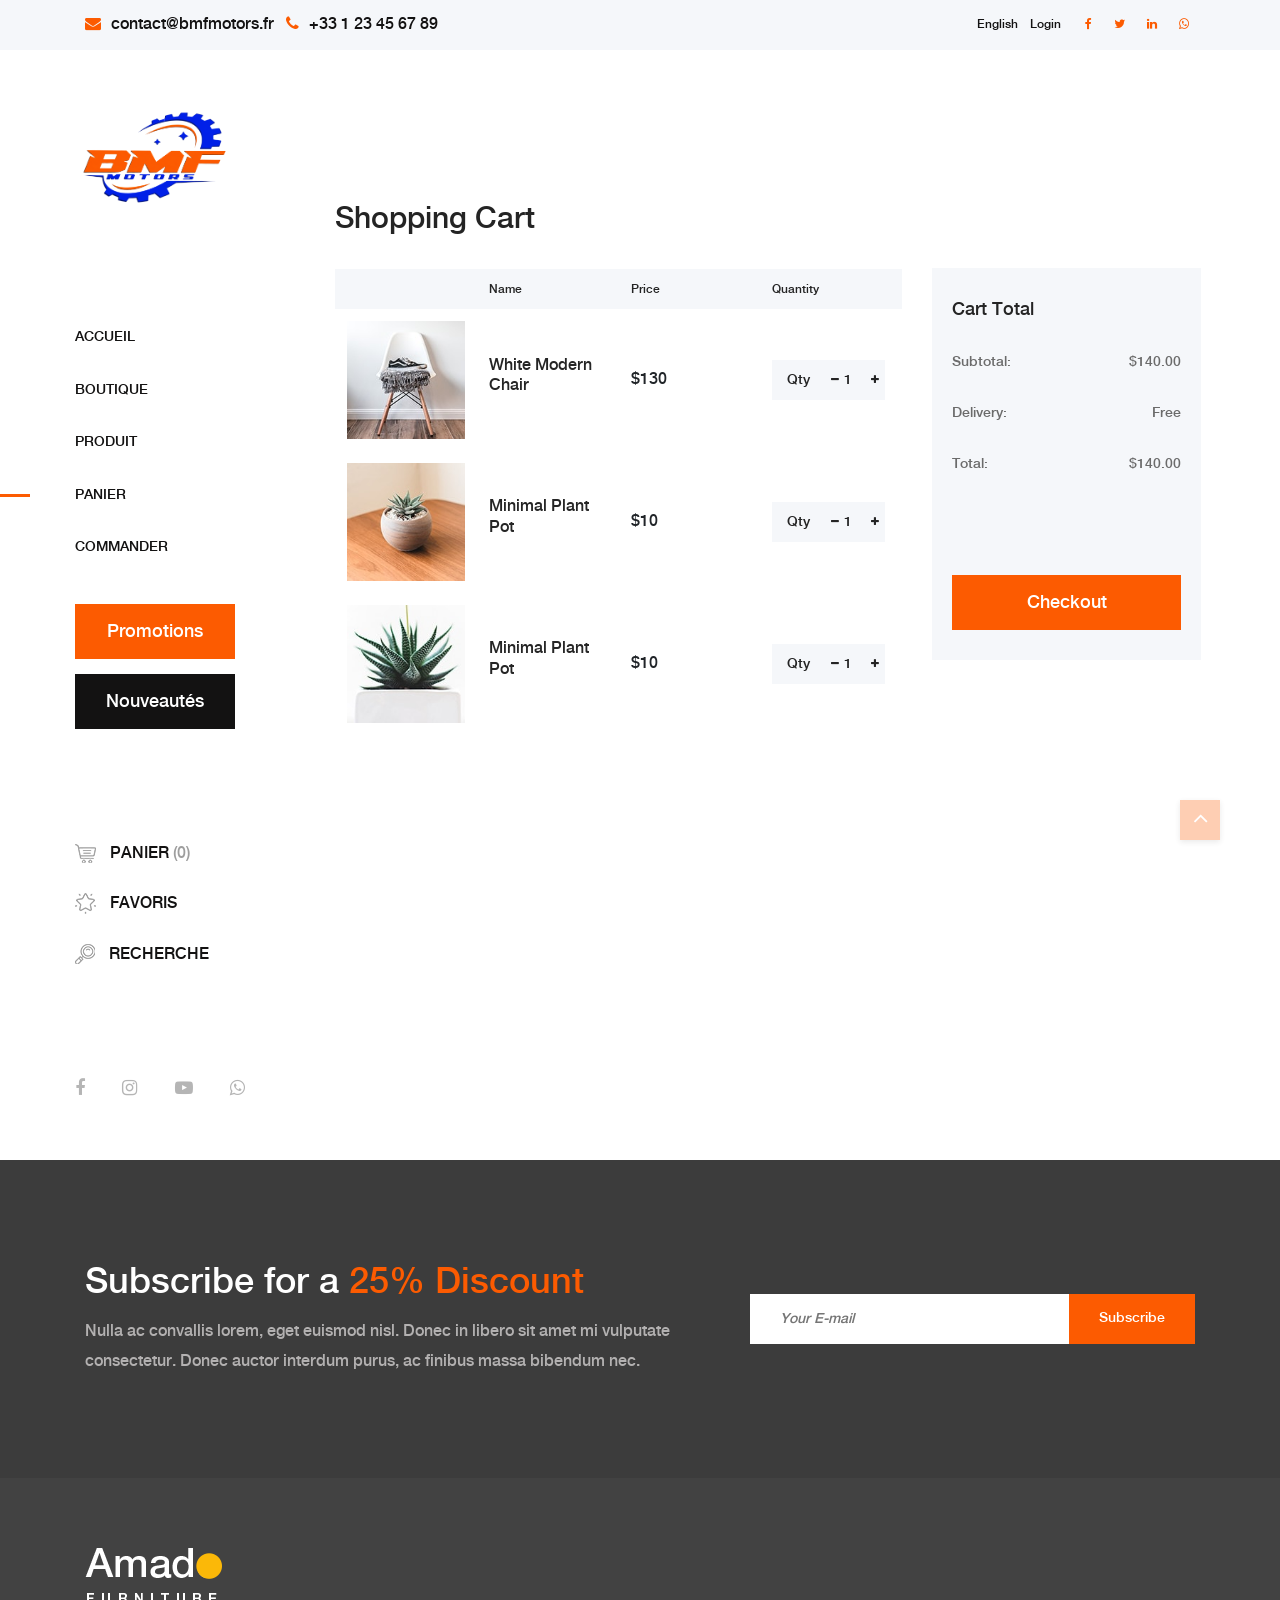
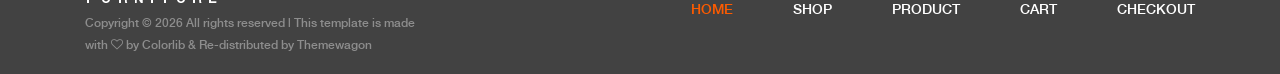
<file: cart.html>
<!doctype html>
<html lang="en">
  <head>
    <meta charset="UTF-8" />
    <meta name="description" content="" />
    <meta http-equiv="X-UA-Compatible" content="IE=edge" />
    <meta
      name="viewport"
      content="width=device-width, initial-scale=1, shrink-to-fit=no"
    />
    <!-- The above 4 meta tags *must* come first in the head; any other head content must come *after* these tags -->

    <!-- Title  -->
    <title>BMF Motors - Électronique Auto &amp; Moto | Mon Panier</title>

    <!-- Favicon  -->
    <link rel="icon" href="img/core-img/favicon.ico" />

    <!-- Core Style CSS -->
    <link rel="stylesheet" href="css/core-style.css" />
    <link rel="stylesheet" href="style.css" />
  </head>

  <body>
    <!-- Search Wrapper Area Start -->
    <div class="search-wrapper section-padding-100">
      <div class="search-close">
        <i class="fa fa-close" aria-hidden="true"></i>
      </div>
      <div class="container">
        <div class="row">
          <div class="col-12">
            <div class="search-content">
              <form action="#" method="get">
                <input
                  type="search"
                  name="search"
                  id="search"
                  placeholder="Type your keyword..."
                />
                <button type="submit">
                  <img src="img/core-img/search.png" alt="" />
                </button>
              </form>
            </div>
          </div>
        </div>
      </div>
    </div>
    <!-- Search Wrapper Area End -->

    <!-- Top Header Area Start -->
    <div class="top-header-area">
      <div class="container">
        <div class="row align-items-center">
          <div class="col-12 col-md-6">
            <div class="top-header-meta">
              <p><i class="fa fa-envelope"></i> contact@bmfmotors.fr</p>
              <p><i class="fa fa-phone"></i> +33 1 23 45 67 89</p>
            </div>
          </div>
          <div class="col-12 col-md-6">
            <div
              class="top-header-meta top-header-right justify-content-md-end"
            >
              <a href="#">English</a>
              <a href="#">Login</a>
              <div class="top-header-social">
                <a href="#"><i class="fa fa-facebook"></i></a>
                <a href="#"><i class="fa fa-twitter"></i></a>
                <a href="#"><i class="fa fa-linkedin"></i></a>
                <a href="#"><i class="fa fa-whatsapp"></i></a>
              </div>
            </div>
          </div>
        </div>
      </div>
    </div>
    <!-- Top Header Area End -->

    <!-- ##### Main Content Wrapper Start ##### -->
    <div class="main-content-wrapper d-flex clearfix">
      <!-- Mobile Nav (max width 767px)-->
      <div class="mobile-nav">
        <!-- Navbar Brand -->
        <div class="amado-navbar-brand">
          <a href="index.html"><img src="img/core-img/logo.png" alt="" /></a>
        </div>
        <!-- Navbar Toggler -->
        <div class="amado-navbar-toggler">
          <span></span><span></span><span></span>
        </div>
      </div>

      <!-- Header Area Start -->
      <header class="header-area clearfix">
        <!-- Close Icon -->
        <div class="nav-close">
          <i class="fa fa-close" aria-hidden="true"></i>
        </div>
        <!-- Logo -->
        <div class="logo">
          <a href="index.html"><img src="img/core-img/logo.png" alt="" /></a>
        </div>
        <!-- Amado Nav -->
        <nav class="amado-nav">
          <ul>
            <li><a href="index.html">Accueil</a></li>
            <li><a href="shop.html">Boutique</a></li>
            <li><a href="product-details.html">Produit</a></li>
            <li class="active"><a href="cart.html">Panier</a></li>
            <li><a href="checkout.html">Commander</a></li>
          </ul>
        </nav>
        <!-- Button Group -->
        <div class="amado-btn-group mt-30 mb-100">
          <a href="#" class="btn amado-btn mb-15">Promotions</a>
          <a href="shop.html" class="btn amado-btn active">Nouveautés</a>
        </div>
        <!-- Cart Menu -->
        <div class="cart-fav-search mb-100">
          <a href="cart.html" class="cart-nav"
            ><img src="img/core-img/cart.png" alt="" /> Panier
            <span>(0)</span></a
          >
          <a href="#" class="fav-nav"
            ><img src="img/core-img/favorites.png" alt="" /> Favoris</a
          >
          <a href="#" class="search-nav"
            ><img src="img/core-img/search.png" alt="" /> Recherche</a
          >
        </div>
        <!-- Social Button -->
        <div class="social-info d-flex justify-content-between">
          <a href="#"><i class="fa fa-facebook" aria-hidden="true"></i></a>
          <a href="#"><i class="fa fa-instagram" aria-hidden="true"></i></a>
          <a href="#"><i class="fa fa-youtube-play" aria-hidden="true"></i></a>
          <a href="#"><i class="fa fa-whatsapp" aria-hidden="true"></i></a>
        </div>
      </header>
      <!-- Header Area End -->

      <div class="cart-table-area section-padding-100">
        <div class="container-fluid">
          <div class="row">
            <div class="col-12 col-lg-8">
              <div class="cart-title mt-50">
                <h2>Shopping Cart</h2>
              </div>

              <div class="cart-table clearfix">
                <table class="table table-responsive">
                  <thead>
                    <tr>
                      <th></th>
                      <th>Name</th>
                      <th>Price</th>
                      <th>Quantity</th>
                    </tr>
                  </thead>
                  <tbody>
                    <tr>
                      <td class="cart_product_img">
                        <a href="#"
                          ><img src="img/bg-img/cart1.jpg" alt="Product"
                        /></a>
                      </td>
                      <td class="cart_product_desc">
                        <h5>White Modern Chair</h5>
                      </td>
                      <td class="price">
                        <span>$130</span>
                      </td>
                      <td class="qty">
                        <div class="qty-btn d-flex">
                          <p>Qty</p>
                          <div class="quantity">
                            <span
                              class="qty-minus"
                              onclick="var effect = document.getElementById('qty'); var qty = effect.value; if( !isNaN( qty ) &amp;&amp; qty &gt; 1 ) effect.value--;return false;"
                              ><i class="fa fa-minus" aria-hidden="true"></i
                            ></span>
                            <input
                              type="number"
                              class="qty-text"
                              id="qty"
                              step="1"
                              min="1"
                              max="300"
                              name="quantity"
                              value="1"
                            />
                            <span
                              class="qty-plus"
                              onclick="
                                var effect = document.getElementById('qty');
                                var qty = effect.value;
                                if (!isNaN(qty)) effect.value++;
                                return false;
                              "
                              ><i class="fa fa-plus" aria-hidden="true"></i
                            ></span>
                          </div>
                        </div>
                      </td>
                    </tr>
                    <tr>
                      <td class="cart_product_img">
                        <a href="#"
                          ><img src="img/bg-img/cart2.jpg" alt="Product"
                        /></a>
                      </td>
                      <td class="cart_product_desc">
                        <h5>Minimal Plant Pot</h5>
                      </td>
                      <td class="price">
                        <span>$10</span>
                      </td>
                      <td class="qty">
                        <div class="qty-btn d-flex">
                          <p>Qty</p>
                          <div class="quantity">
                            <span
                              class="qty-minus"
                              onclick="var effect = document.getElementById('qty2'); var qty = effect.value; if( !isNaN( qty ) &amp;&amp; qty &gt; 1 ) effect.value--;return false;"
                              ><i class="fa fa-minus" aria-hidden="true"></i
                            ></span>
                            <input
                              type="number"
                              class="qty-text"
                              id="qty2"
                              step="1"
                              min="1"
                              max="300"
                              name="quantity"
                              value="1"
                            />
                            <span
                              class="qty-plus"
                              onclick="
                                var effect = document.getElementById('qty2');
                                var qty = effect.value;
                                if (!isNaN(qty)) effect.value++;
                                return false;
                              "
                              ><i class="fa fa-plus" aria-hidden="true"></i
                            ></span>
                          </div>
                        </div>
                      </td>
                    </tr>
                    <tr>
                      <td class="cart_product_img">
                        <a href="#"
                          ><img src="img/bg-img/cart3.jpg" alt="Product"
                        /></a>
                      </td>
                      <td class="cart_product_desc">
                        <h5>Minimal Plant Pot</h5>
                      </td>
                      <td class="price">
                        <span>$10</span>
                      </td>
                      <td class="qty">
                        <div class="qty-btn d-flex">
                          <p>Qty</p>
                          <div class="quantity">
                            <span
                              class="qty-minus"
                              onclick="var effect = document.getElementById('qty3'); var qty = effect.value; if( !isNaN( qty ) &amp;&amp; qty &gt; 1 ) effect.value--;return false;"
                              ><i class="fa fa-minus" aria-hidden="true"></i
                            ></span>
                            <input
                              type="number"
                              class="qty-text"
                              id="qty3"
                              step="1"
                              min="1"
                              max="300"
                              name="quantity"
                              value="1"
                            />
                            <span
                              class="qty-plus"
                              onclick="
                                var effect = document.getElementById('qty3');
                                var qty = effect.value;
                                if (!isNaN(qty)) effect.value++;
                                return false;
                              "
                              ><i class="fa fa-plus" aria-hidden="true"></i
                            ></span>
                          </div>
                        </div>
                      </td>
                    </tr>
                  </tbody>
                </table>
              </div>
            </div>
            <div class="col-12 col-lg-4">
              <div class="cart-summary">
                <h5>Cart Total</h5>
                <ul class="summary-table">
                  <li><span>subtotal:</span> <span>$140.00</span></li>
                  <li><span>delivery:</span> <span>Free</span></li>
                  <li><span>total:</span> <span>$140.00</span></li>
                </ul>
                <div class="cart-btn mt-100">
                  <a href="cart.html" class="btn amado-btn w-100">Checkout</a>
                </div>
              </div>
            </div>
          </div>
        </div>
      </div>
    </div>
    <!-- ##### Main Content Wrapper End ##### -->

    <!-- ##### Newsletter Area Start ##### -->
    <section class="newsletter-area section-padding-100-0">
      <div class="container">
        <div class="row align-items-center">
          <!-- Newsletter Text -->
          <div class="col-12 col-lg-6 col-xl-7">
            <div class="newsletter-text mb-100">
              <h2>Subscribe for a <span>25% Discount</span></h2>
              <p>
                Nulla ac convallis lorem, eget euismod nisl. Donec in libero sit
                amet mi vulputate consectetur. Donec auctor interdum purus, ac
                finibus massa bibendum nec.
              </p>
            </div>
          </div>
          <!-- Newsletter Form -->
          <div class="col-12 col-lg-6 col-xl-5">
            <div class="newsletter-form mb-100">
              <form action="#" method="post">
                <input
                  type="email"
                  name="email"
                  class="nl-email"
                  placeholder="Your E-mail"
                />
                <input type="submit" value="Subscribe" />
              </form>
            </div>
          </div>
        </div>
      </div>
    </section>
    <!-- ##### Newsletter Area End ##### -->

    <!-- ##### Footer Area Start ##### -->
    <footer class="footer_area clearfix">
      <div class="container">
        <div class="row align-items-center">
          <!-- Single Widget Area -->
          <div class="col-12 col-lg-4">
            <div class="single_widget_area">
              <!-- Logo -->
              <div class="footer-logo mr-50">
                <a href="index.html"
                  ><img src="img/core-img/logo2.png" alt=""
                /></a>
              </div>
              <!-- Copywrite Text -->
              <p class="copywrite">
                <!-- Link back to Colorlib can't be removed. Template is licensed under CC BY 3.0. -->
                Copyright &copy;
                <script>
                  document.write(new Date().getFullYear());
                </script>
                All rights reserved | This template is made with
                <i class="fa fa-heart-o" aria-hidden="true"></i> by
                <a href="https://colorlib.com" target="_blank">Colorlib</a>
                <!-- Link back to Colorlib can't be removed. Template is licensed under CC BY 3.0. -->&
                Re-distributed by
                <a href="https://themewagon.com/" target="_blank">Themewagon</a>
              </p>
            </div>
          </div>
          <!-- Single Widget Area -->
          <div class="col-12 col-lg-8">
            <div class="single_widget_area">
              <!-- Footer Menu -->
              <div class="footer_menu">
                <nav class="navbar navbar-expand-lg justify-content-end">
                  <button
                    class="navbar-toggler"
                    type="button"
                    data-toggle="collapse"
                    data-target="#footerNavContent"
                    aria-controls="footerNavContent"
                    aria-expanded="false"
                    aria-label="Toggle navigation"
                  >
                    <i class="fa fa-bars"></i>
                  </button>
                  <div class="collapse navbar-collapse" id="footerNavContent">
                    <ul class="navbar-nav ml-auto">
                      <li class="nav-item active">
                        <a class="nav-link" href="index.html">Home</a>
                      </li>
                      <li class="nav-item">
                        <a class="nav-link" href="shop.html">Shop</a>
                      </li>
                      <li class="nav-item">
                        <a class="nav-link" href="product-details.html"
                          >Product</a
                        >
                      </li>
                      <li class="nav-item">
                        <a class="nav-link" href="cart.html">Cart</a>
                      </li>
                      <li class="nav-item">
                        <a class="nav-link" href="checkout.html">Checkout</a>
                      </li>
                    </ul>
                  </div>
                </nav>
              </div>
            </div>
          </div>
        </div>
      </div>
    </footer>
    <!-- ##### Footer Area End ##### -->

    <!-- ##### jQuery (Necessary for All JavaScript Plugins) ##### -->
    <script src="js/jquery/jquery-2.2.4.min.js"></script>
    <!-- Popper js -->
    <script src="js/popper.min.js"></script>
    <!-- Bootstrap js -->
    <script src="js/bootstrap.min.js"></script>
    <!-- Plugins js -->
    <script src="js/plugins.js"></script>
    <!-- Active js -->
    <script src="js/active.js"></script>
  </body>
</html>
</file>
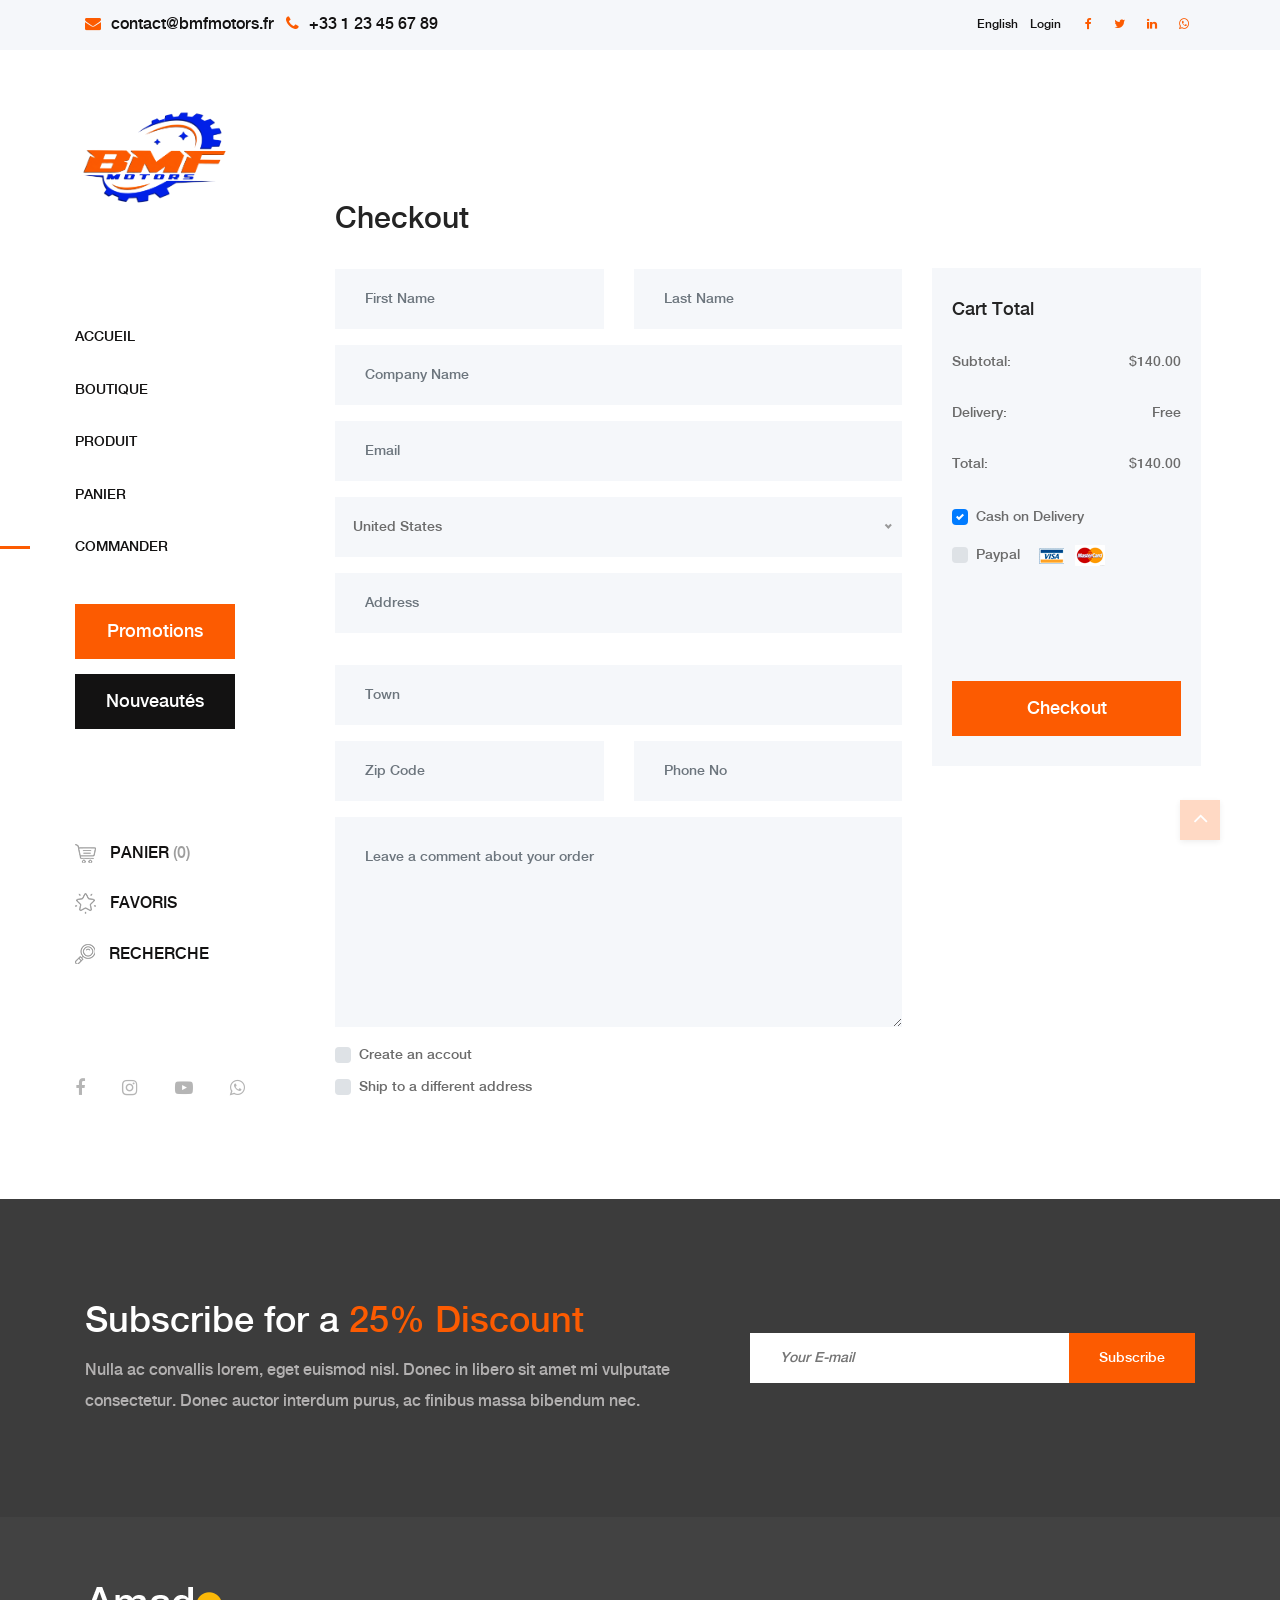
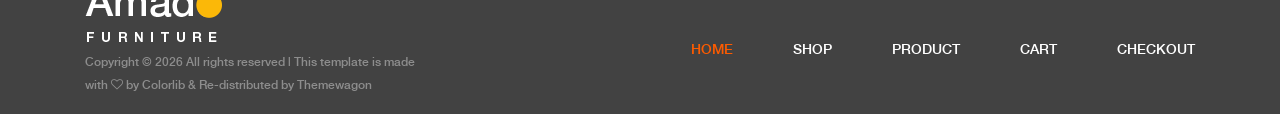
<file: checkout.html>
<!doctype html>
<html lang="en">
  <head>
    <meta charset="UTF-8" />
    <meta name="description" content="" />
    <meta http-equiv="X-UA-Compatible" content="IE=edge" />
    <meta
      name="viewport"
      content="width=device-width, initial-scale=1, shrink-to-fit=no"
    />
    <!-- The above 4 meta tags *must* come first in the head; any other head content must come *after* these tags -->

    <!-- Title  -->
    <title>BMF Motors - Électronique Auto &amp; Moto | Commander</title>

    <!-- Favicon  -->
    <link rel="icon" href="img/core-img/favicon.ico" />

    <!-- Core Style CSS -->
    <link rel="stylesheet" href="css/core-style.css" />
    <link rel="stylesheet" href="style.css" />
  </head>

  <body>
    <!-- Search Wrapper Area Start -->
    <div class="search-wrapper section-padding-100">
      <div class="search-close">
        <i class="fa fa-close" aria-hidden="true"></i>
      </div>
      <div class="container">
        <div class="row">
          <div class="col-12">
            <div class="search-content">
              <form action="#" method="get">
                <input
                  type="search"
                  name="search"
                  id="search"
                  placeholder="Type your keyword..."
                />
                <button type="submit">
                  <img src="img/core-img/search.png" alt="" />
                </button>
              </form>
            </div>
          </div>
        </div>
      </div>
    </div>
    <!-- Search Wrapper Area End -->

    <!-- Top Header Area Start -->
    <div class="top-header-area">
      <div class="container">
        <div class="row align-items-center">
          <div class="col-12 col-md-6">
            <div class="top-header-meta">
              <p><i class="fa fa-envelope"></i> contact@bmfmotors.fr</p>
              <p><i class="fa fa-phone"></i> +33 1 23 45 67 89</p>
            </div>
          </div>
          <div class="col-12 col-md-6">
            <div
              class="top-header-meta top-header-right justify-content-md-end"
            >
              <a href="#">English</a>
              <a href="#">Login</a>
              <div class="top-header-social">
                <a href="#"><i class="fa fa-facebook"></i></a>
                <a href="#"><i class="fa fa-twitter"></i></a>
                <a href="#"><i class="fa fa-linkedin"></i></a>
                <a href="#"><i class="fa fa-whatsapp"></i></a>
              </div>
            </div>
          </div>
        </div>
      </div>
    </div>
    <!-- Top Header Area End -->

    <!-- ##### Main Content Wrapper Start ##### -->
    <div class="main-content-wrapper d-flex clearfix">
      <!-- Mobile Nav (max width 767px)-->
      <div class="mobile-nav">
        <!-- Navbar Brand -->
        <div class="amado-navbar-brand">
          <a href="index.html"><img src="img/core-img/logo.png" alt="" /></a>
        </div>
        <!-- Navbar Toggler -->
        <div class="amado-navbar-toggler">
          <span></span><span></span><span></span>
        </div>
      </div>

      <!-- Header Area Start -->
      <header class="header-area clearfix">
        <!-- Close Icon -->
        <div class="nav-close">
          <i class="fa fa-close" aria-hidden="true"></i>
        </div>
        <!-- Logo -->
        <div class="logo">
          <a href="index.html"><img src="img/core-img/logo.png" alt="" /></a>
        </div>
        <!-- Amado Nav -->
        <nav class="amado-nav">
          <ul>
            <li><a href="index.html">Accueil</a></li>
            <li><a href="shop.html">Boutique</a></li>
            <li><a href="product-details.html">Produit</a></li>
            <li><a href="cart.html">Panier</a></li>
            <li class="active"><a href="checkout.html">Commander</a></li>
          </ul>
        </nav>
        <!-- Button Group -->
        <div class="amado-btn-group mt-30 mb-100">
          <a href="#" class="btn amado-btn mb-15">Promotions</a>
          <a href="shop.html" class="btn amado-btn active">Nouveautés</a>
        </div>
        <!-- Cart Menu -->
        <div class="cart-fav-search mb-100">
          <a href="cart.html" class="cart-nav"
            ><img src="img/core-img/cart.png" alt="" /> Panier
            <span>(0)</span></a
          >
          <a href="#" class="fav-nav"
            ><img src="img/core-img/favorites.png" alt="" /> Favoris</a
          >
          <a href="#" class="search-nav"
            ><img src="img/core-img/search.png" alt="" /> Recherche</a
          >
        </div>
        <!-- Social Button -->
        <div class="social-info d-flex justify-content-between">
          <a href="#"><i class="fa fa-facebook" aria-hidden="true"></i></a>
          <a href="#"><i class="fa fa-instagram" aria-hidden="true"></i></a>
          <a href="#"><i class="fa fa-youtube-play" aria-hidden="true"></i></a>
          <a href="#"><i class="fa fa-whatsapp" aria-hidden="true"></i></a>
        </div>
      </header>
      <!-- Header Area End -->

      <div class="cart-table-area section-padding-100">
        <div class="container-fluid">
          <div class="row">
            <div class="col-12 col-lg-8">
              <div class="checkout_details_area mt-50 clearfix">
                <div class="cart-title">
                  <h2>Checkout</h2>
                </div>

                <form action="#" method="post">
                  <div class="row">
                    <div class="col-md-6 mb-3">
                      <input
                        type="text"
                        class="form-control"
                        id="first_name"
                        value=""
                        placeholder="First Name"
                        required
                      />
                    </div>
                    <div class="col-md-6 mb-3">
                      <input
                        type="text"
                        class="form-control"
                        id="last_name"
                        value=""
                        placeholder="Last Name"
                        required
                      />
                    </div>
                    <div class="col-12 mb-3">
                      <input
                        type="text"
                        class="form-control"
                        id="company"
                        placeholder="Company Name"
                        value=""
                      />
                    </div>
                    <div class="col-12 mb-3">
                      <input
                        type="email"
                        class="form-control"
                        id="email"
                        placeholder="Email"
                        value=""
                      />
                    </div>
                    <div class="col-12 mb-3">
                      <select class="w-100" id="country">
                        <option value="usa">United States</option>
                        <option value="uk">United Kingdom</option>
                        <option value="ger">Germany</option>
                        <option value="fra">France</option>
                        <option value="ind">India</option>
                        <option value="aus">Australia</option>
                        <option value="bra">Brazil</option>
                        <option value="cana">Canada</option>
                      </select>
                    </div>
                    <div class="col-12 mb-3">
                      <input
                        type="text"
                        class="form-control mb-3"
                        id="street_address"
                        placeholder="Address"
                        value=""
                      />
                    </div>
                    <div class="col-12 mb-3">
                      <input
                        type="text"
                        class="form-control"
                        id="city"
                        placeholder="Town"
                        value=""
                      />
                    </div>
                    <div class="col-md-6 mb-3">
                      <input
                        type="text"
                        class="form-control"
                        id="zipCode"
                        placeholder="Zip Code"
                        value=""
                      />
                    </div>
                    <div class="col-md-6 mb-3">
                      <input
                        type="number"
                        class="form-control"
                        id="phone_number"
                        min="0"
                        placeholder="Phone No"
                        value=""
                      />
                    </div>
                    <div class="col-12 mb-3">
                      <textarea
                        name="comment"
                        class="form-control w-100"
                        id="comment"
                        cols="30"
                        rows="10"
                        placeholder="Leave a comment about your order"
                      ></textarea>
                    </div>

                    <div class="col-12">
                      <div class="custom-control custom-checkbox d-block mb-2">
                        <input
                          type="checkbox"
                          class="custom-control-input"
                          id="customCheck2"
                        />
                        <label class="custom-control-label" for="customCheck2"
                          >Create an accout</label
                        >
                      </div>
                      <div class="custom-control custom-checkbox d-block">
                        <input
                          type="checkbox"
                          class="custom-control-input"
                          id="customCheck3"
                        />
                        <label class="custom-control-label" for="customCheck3"
                          >Ship to a different address</label
                        >
                      </div>
                    </div>
                  </div>
                </form>
              </div>
            </div>
            <div class="col-12 col-lg-4">
              <div class="cart-summary">
                <h5>Cart Total</h5>
                <ul class="summary-table">
                  <li><span>subtotal:</span> <span>$140.00</span></li>
                  <li><span>delivery:</span> <span>Free</span></li>
                  <li><span>total:</span> <span>$140.00</span></li>
                </ul>

                <div class="payment-method">
                  <!-- Cash on delivery -->
                  <div class="custom-control custom-checkbox mr-sm-2">
                    <input
                      type="checkbox"
                      class="custom-control-input"
                      id="cod"
                      checked
                    />
                    <label class="custom-control-label" for="cod"
                      >Cash on Delivery</label
                    >
                  </div>
                  <!-- Paypal -->
                  <div class="custom-control custom-checkbox mr-sm-2">
                    <input
                      type="checkbox"
                      class="custom-control-input"
                      id="paypal"
                    />
                    <label class="custom-control-label" for="paypal"
                      >Paypal
                      <img class="ml-15" src="img/core-img/paypal.png" alt=""
                    /></label>
                  </div>
                </div>

                <div class="cart-btn mt-100">
                  <a href="#" class="btn amado-btn w-100">Checkout</a>
                </div>
              </div>
            </div>
          </div>
        </div>
      </div>
    </div>
    <!-- ##### Main Content Wrapper End ##### -->

    <!-- ##### Newsletter Area Start ##### -->
    <section class="newsletter-area section-padding-100-0">
      <div class="container">
        <div class="row align-items-center">
          <!-- Newsletter Text -->
          <div class="col-12 col-lg-6 col-xl-7">
            <div class="newsletter-text mb-100">
              <h2>Subscribe for a <span>25% Discount</span></h2>
              <p>
                Nulla ac convallis lorem, eget euismod nisl. Donec in libero sit
                amet mi vulputate consectetur. Donec auctor interdum purus, ac
                finibus massa bibendum nec.
              </p>
            </div>
          </div>
          <!-- Newsletter Form -->
          <div class="col-12 col-lg-6 col-xl-5">
            <div class="newsletter-form mb-100">
              <form action="#" method="post">
                <input
                  type="email"
                  name="email"
                  class="nl-email"
                  placeholder="Your E-mail"
                />
                <input type="submit" value="Subscribe" />
              </form>
            </div>
          </div>
        </div>
      </div>
    </section>
    <!-- ##### Newsletter Area End ##### -->

    <!-- ##### Footer Area Start ##### -->
    <footer class="footer_area clearfix">
      <div class="container">
        <div class="row align-items-center">
          <!-- Single Widget Area -->
          <div class="col-12 col-lg-4">
            <div class="single_widget_area">
              <!-- Logo -->
              <div class="footer-logo mr-50">
                <a href="index.html"
                  ><img src="img/core-img/logo2.png" alt=""
                /></a>
              </div>
              <!-- Copywrite Text -->
              <p class="copywrite">
                <!-- Link back to Colorlib can't be removed. Template is licensed under CC BY 3.0. -->
                Copyright &copy;
                <script>
                  document.write(new Date().getFullYear());
                </script>
                All rights reserved | This template is made with
                <i class="fa fa-heart-o" aria-hidden="true"></i> by
                <a href="https://colorlib.com" target="_blank">Colorlib</a> &
                Re-distributed by
                <a href="https://themewagon.com/" target="_blank">Themewagon</a>
                <!-- Link back to Colorlib can't be removed. Template is licensed under CC BY 3.0. -->
              </p>
            </div>
          </div>
          <!-- Single Widget Area -->
          <div class="col-12 col-lg-8">
            <div class="single_widget_area">
              <!-- Footer Menu -->
              <div class="footer_menu">
                <nav class="navbar navbar-expand-lg justify-content-end">
                  <button
                    class="navbar-toggler"
                    type="button"
                    data-toggle="collapse"
                    data-target="#footerNavContent"
                    aria-controls="footerNavContent"
                    aria-expanded="false"
                    aria-label="Toggle navigation"
                  >
                    <i class="fa fa-bars"></i>
                  </button>
                  <div class="collapse navbar-collapse" id="footerNavContent">
                    <ul class="navbar-nav ml-auto">
                      <li class="nav-item active">
                        <a class="nav-link" href="index.html">Home</a>
                      </li>
                      <li class="nav-item">
                        <a class="nav-link" href="shop.html">Shop</a>
                      </li>
                      <li class="nav-item">
                        <a class="nav-link" href="product-details.html"
                          >Product</a
                        >
                      </li>
                      <li class="nav-item">
                        <a class="nav-link" href="cart.html">Cart</a>
                      </li>
                      <li class="nav-item">
                        <a class="nav-link" href="checkout.html">Checkout</a>
                      </li>
                    </ul>
                  </div>
                </nav>
              </div>
            </div>
          </div>
        </div>
      </div>
    </footer>
    <!-- ##### Footer Area End ##### -->

    <!-- ##### jQuery (Necessary for All JavaScript Plugins) ##### -->
    <script src="js/jquery/jquery-2.2.4.min.js"></script>
    <!-- Popper js -->
    <script src="js/popper.min.js"></script>
    <!-- Bootstrap js -->
    <script src="js/bootstrap.min.js"></script>
    <!-- Plugins js -->
    <script src="js/plugins.js"></script>
    <!-- Active js -->
    <script src="js/active.js"></script>
  </body>
</html>
</file>
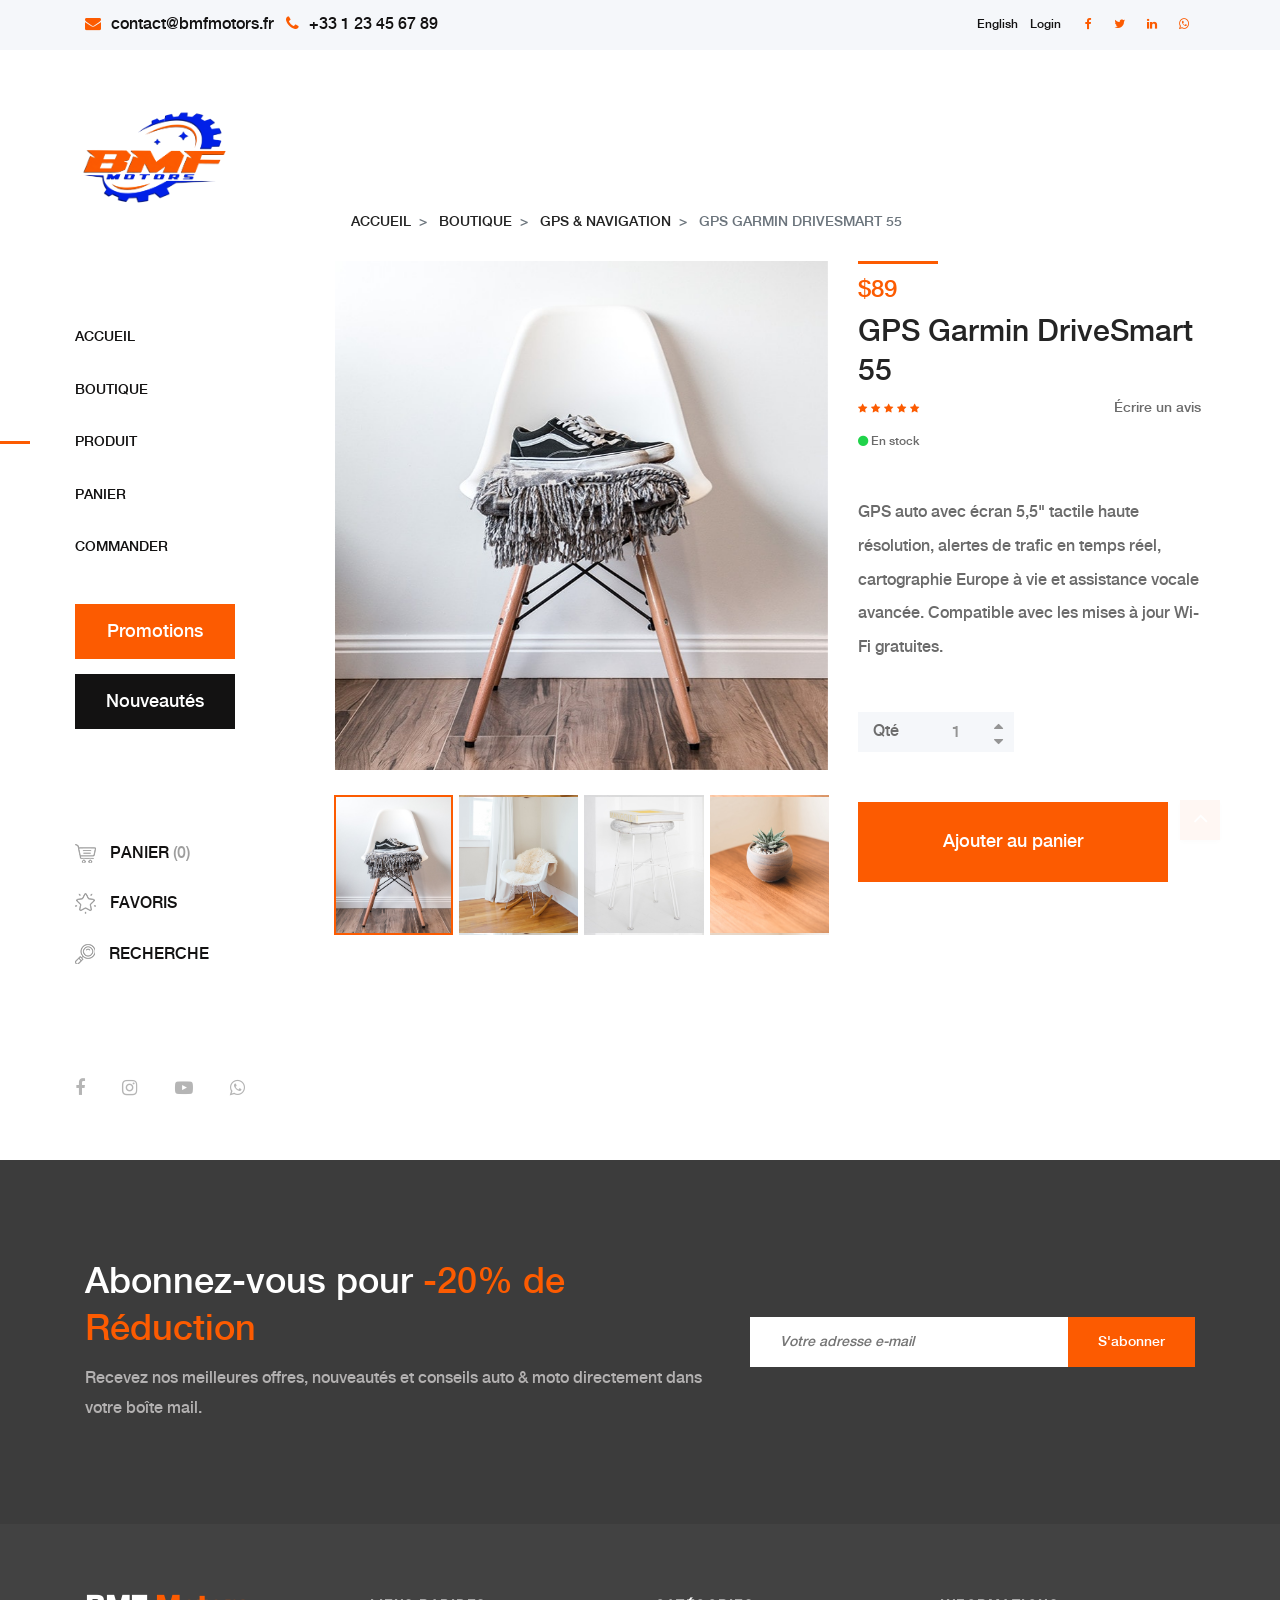
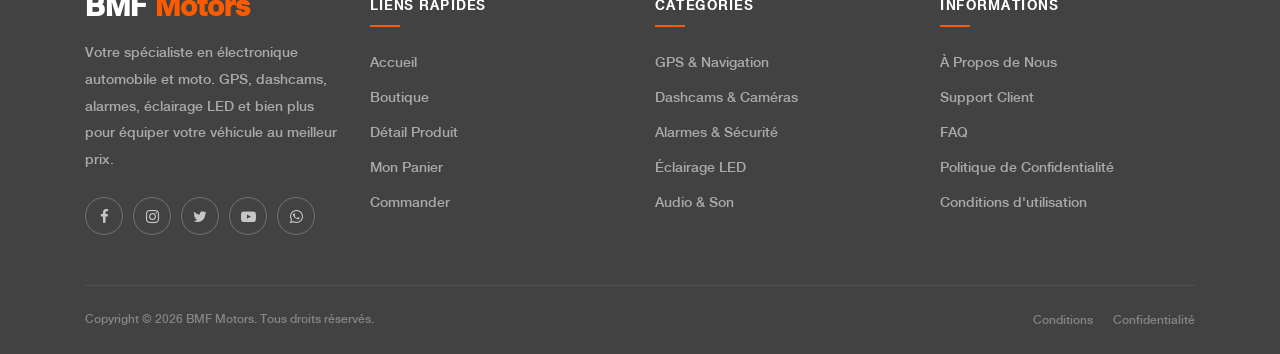
<file: product-details.html>
<!doctype html>
<html lang="en">
  <head>
    <meta charset="UTF-8" />
    <meta name="description" content="" />
    <meta http-equiv="X-UA-Compatible" content="IE=edge" />
    <meta
      name="viewport"
      content="width=device-width, initial-scale=1, shrink-to-fit=no"
    />
    <!-- The above 4 meta tags *must* come first in the head; any other head content must come *after* these tags -->

    <!-- Title  -->
    <title>BMF Motors - Électronique Auto &amp; Moto | Détail Produit</title>

    <!-- Favicon  -->
    <link rel="icon" href="img/core-img/favicon.ico" />

    <!-- Core Style CSS -->
    <link rel="stylesheet" href="css/core-style.css" />
    <link rel="stylesheet" href="style.css" />
  </head>

  <body>
    <!-- Search Wrapper Area Start -->
    <div class="search-wrapper section-padding-100">
      <div class="search-close">
        <i class="fa fa-close" aria-hidden="true"></i>
      </div>
      <div class="container">
        <div class="row">
          <div class="col-12">
            <div class="search-content">
              <form action="#" method="get">
                <input
                  type="search"
                  name="search"
                  id="search"
                  placeholder="Type your keyword..."
                />
                <button type="submit">
                  <img src="img/core-img/search.png" alt="" />
                </button>
              </form>
            </div>
          </div>
        </div>
      </div>
    </div>
    <!-- Search Wrapper Area End -->

    <!-- Top Header Area Start -->
    <div class="top-header-area">
      <div class="container">
        <div class="row align-items-center">
          <div class="col-12 col-md-6">
            <div class="top-header-meta">
              <p><i class="fa fa-envelope"></i> contact@bmfmotors.fr</p>
              <p><i class="fa fa-phone"></i> +33 1 23 45 67 89</p>
            </div>
          </div>
          <div class="col-12 col-md-6">
            <div
              class="top-header-meta top-header-right justify-content-md-end"
            >
              <a href="#">English</a>
              <a href="#">Login</a>
              <div class="top-header-social">
                <a href="#"><i class="fa fa-facebook"></i></a>
                <a href="#"><i class="fa fa-twitter"></i></a>
                <a href="#"><i class="fa fa-linkedin"></i></a>
                <a href="#"><i class="fa fa-whatsapp"></i></a>
              </div>
            </div>
          </div>
        </div>
      </div>
    </div>
    <!-- Top Header Area End -->

    <!-- ##### Main Content Wrapper Start ##### -->
    <div class="main-content-wrapper d-flex clearfix">
      <!-- Mobile Nav (max width 767px)-->
      <div class="mobile-nav">
        <!-- Navbar Brand -->
        <div class="amado-navbar-brand">
          <a href="index.html"><img src="img/core-img/logo.png" alt="" /></a>
        </div>
        <!-- Navbar Toggler -->
        <div class="amado-navbar-toggler">
          <span></span><span></span><span></span>
        </div>
      </div>

      <!-- Header Area Start -->
      <header class="header-area clearfix">
        <!-- Close Icon -->
        <div class="nav-close">
          <i class="fa fa-close" aria-hidden="true"></i>
        </div>
        <!-- Logo -->
        <div class="logo">
          <a href="index.html"><img src="img/core-img/logo.png" alt="" /></a>
        </div>
        <!-- Amado Nav -->
        <nav class="amado-nav">
          <ul>
            <li><a href="index.html">Accueil</a></li>
            <li><a href="shop.html">Boutique</a></li>
            <li class="active"><a href="product-details.html">Produit</a></li>
            <li><a href="cart.html">Panier</a></li>
            <li><a href="checkout.html">Commander</a></li>
          </ul>
        </nav>
        <!-- Button Group -->
        <div class="amado-btn-group mt-30 mb-100">
          <a href="#" class="btn amado-btn mb-15">Promotions</a>
          <a href="shop.html" class="btn amado-btn active">Nouveautés</a>
        </div>
        <!-- Cart Menu -->
        <div class="cart-fav-search mb-100">
          <a href="cart.html" class="cart-nav"
            ><img src="img/core-img/cart.png" alt="" /> Panier
            <span>(0)</span></a
          >
          <a href="#" class="fav-nav"
            ><img src="img/core-img/favorites.png" alt="" /> Favoris</a
          >
          <a href="#" class="search-nav"
            ><img src="img/core-img/search.png" alt="" /> Recherche</a
          >
        </div>
        <!-- Social Button -->
        <div class="social-info d-flex justify-content-between">
          <a href="#"><i class="fa fa-facebook" aria-hidden="true"></i></a>
          <a href="#"><i class="fa fa-instagram" aria-hidden="true"></i></a>
          <a href="#"><i class="fa fa-youtube-play" aria-hidden="true"></i></a>
          <a href="#"><i class="fa fa-whatsapp" aria-hidden="true"></i></a>
        </div>
      </header>
      <!-- Header Area End -->

      <!-- Product Details Area Start -->
      <div class="single-product-area section-padding-100 clearfix">
        <div class="container-fluid">
          <div class="row">
            <div class="col-12">
              <nav aria-label="breadcrumb">
                <ol class="breadcrumb mt-50">
                  <li class="breadcrumb-item">
                    <a href="index.html">Accueil</a>
                  </li>
                  <li class="breadcrumb-item">
                    <a href="shop.html">Boutique</a>
                  </li>
                  <li class="breadcrumb-item">
                    <a href="#">GPS &amp; Navigation</a>
                  </li>
                  <li class="breadcrumb-item active" aria-current="page">
                    GPS Garmin DriveSmart 55
                  </li>
                </ol>
              </nav>
            </div>
          </div>

          <div class="row">
            <div class="col-12 col-lg-7">
              <div class="single_product_thumb">
                <div
                  id="product_details_slider"
                  class="carousel slide"
                  data-ride="carousel"
                >
                  <ol class="carousel-indicators">
                    <li
                      class="active"
                      data-target="#product_details_slider"
                      data-slide-to="0"
                      style="
                        background-image: url(img/product-img/pro-big-1.jpg);
                      "
                    ></li>
                    <li
                      data-target="#product_details_slider"
                      data-slide-to="1"
                      style="
                        background-image: url(img/product-img/pro-big-2.jpg);
                      "
                    ></li>
                    <li
                      data-target="#product_details_slider"
                      data-slide-to="2"
                      style="
                        background-image: url(img/product-img/pro-big-3.jpg);
                      "
                    ></li>
                    <li
                      data-target="#product_details_slider"
                      data-slide-to="3"
                      style="
                        background-image: url(img/product-img/pro-big-4.jpg);
                      "
                    ></li>
                  </ol>
                  <div class="carousel-inner">
                    <div class="carousel-item active">
                      <a
                        class="gallery_img"
                        href="img/product-img/pro-big-1.jpg"
                      >
                        <img
                          class="d-block w-100"
                          src="img/product-img/pro-big-1.jpg"
                          alt="First slide"
                        />
                      </a>
                    </div>
                    <div class="carousel-item">
                      <a
                        class="gallery_img"
                        href="img/product-img/pro-big-2.jpg"
                      >
                        <img
                          class="d-block w-100"
                          src="img/product-img/pro-big-2.jpg"
                          alt="Second slide"
                        />
                      </a>
                    </div>
                    <div class="carousel-item">
                      <a
                        class="gallery_img"
                        href="img/product-img/pro-big-3.jpg"
                      >
                        <img
                          class="d-block w-100"
                          src="img/product-img/pro-big-3.jpg"
                          alt="Third slide"
                        />
                      </a>
                    </div>
                    <div class="carousel-item">
                      <a
                        class="gallery_img"
                        href="img/product-img/pro-big-4.jpg"
                      >
                        <img
                          class="d-block w-100"
                          src="img/product-img/pro-big-4.jpg"
                          alt="Fourth slide"
                        />
                      </a>
                    </div>
                  </div>
                </div>
              </div>
            </div>
            <div class="col-12 col-lg-5">
              <div class="single_product_desc">
                <!-- Product Meta Data -->
                <div class="product-meta-data">
                  <div class="line"></div>
                  <p class="product-price">$89</p>
                  <a href="product-details.html">
                    <h6>GPS Garmin DriveSmart 55</h6>
                  </a>
                  <!-- Ratings & Review -->
                  <div
                    class="ratings-review mb-15 d-flex align-items-center justify-content-between"
                  >
                    <div class="ratings">
                      <i class="fa fa-star" aria-hidden="true"></i>
                      <i class="fa fa-star" aria-hidden="true"></i>
                      <i class="fa fa-star" aria-hidden="true"></i>
                      <i class="fa fa-star" aria-hidden="true"></i>
                      <i class="fa fa-star" aria-hidden="true"></i>
                    </div>
                    <div class="review">
                      <a href="#">Écrire un avis</a>
                    </div>
                  </div>
                  <!-- Avaiable -->
                  <p class="avaibility">
                    <i class="fa fa-circle"></i> En stock
                  </p>
                </div>

                <div class="short_overview my-5">
                  <p>
                    GPS auto avec écran 5,5" tactile haute résolution, alertes
                    de trafic en temps réel, cartographie Europe à vie et
                    assistance vocale avancée. Compatible avec les mises à jour
                    Wi-Fi gratuites.
                  </p>
                </div>

                <!-- Add to Cart Form -->
                <form class="cart clearfix" method="post">
                  <div class="cart-btn d-flex mb-50">
                    <p>Qté</p>
                    <div class="quantity">
                      <span
                        class="qty-minus"
                        onclick="var effect = document.getElementById('qty'); var qty = effect.value; if( !isNaN( qty ) &amp;&amp; qty &gt; 1 ) effect.value--;return false;"
                        ><i class="fa fa-caret-down" aria-hidden="true"></i
                      ></span>
                      <input
                        type="number"
                        class="qty-text"
                        id="qty"
                        step="1"
                        min="1"
                        max="300"
                        name="quantity"
                        value="1"
                      />
                      <span
                        class="qty-plus"
                        onclick="
                          var effect = document.getElementById('qty');
                          var qty = effect.value;
                          if (!isNaN(qty)) effect.value++;
                          return false;
                        "
                        ><i class="fa fa-caret-up" aria-hidden="true"></i
                      ></span>
                    </div>
                  </div>
                  <button
                    type="submit"
                    name="addtocart"
                    value="5"
                    class="btn amado-btn"
                  >
                    Ajouter au panier
                  </button>
                </form>
              </div>
            </div>
          </div>
        </div>
      </div>
      <!-- Product Details Area End -->
    </div>
    <!-- ##### Main Content Wrapper End ##### -->

    <!-- ##### Newsletter Area Start ##### -->
    <section class="newsletter-area section-padding-100-0">
      <div class="container">
        <div class="row align-items-center">
          <div class="col-12 col-lg-6 col-xl-7">
            <div class="newsletter-text mb-100">
              <h2>Abonnez-vous pour <span>-20% de Réduction</span></h2>
              <p>
                Recevez nos meilleures offres, nouveautés et conseils auto &amp;
                moto directement dans votre boîte mail.
              </p>
            </div>
          </div>
          <div class="col-12 col-lg-6 col-xl-5">
            <div class="newsletter-form mb-100">
              <form action="#" method="post">
                <input
                  type="email"
                  name="email"
                  class="nl-email"
                  placeholder="Votre adresse e-mail"
                />
                <input type="submit" value="S'abonner" />
              </form>
            </div>
          </div>
        </div>
      </div>
    </section>
    <!-- ##### Newsletter Area End ##### -->

    <!-- ##### Footer Area Start ##### -->
    <footer class="footer_area clearfix">
      <div class="container">
        <div class="row">
          <div class="col-12 col-md-6 col-lg-3 footer-widget-col">
            <div class="footer-widget">
              <div class="footer-brand-name">BMF <span>Motors</span></div>
              <p class="footer-about-text">
                Votre spécialiste en électronique automobile et moto. GPS,
                dashcams, alarmes, éclairage LED et bien plus pour équiper votre
                véhicule au meilleur prix.
              </p>
              <div class="footer-social-links">
                <a href="#" title="Facebook"
                  ><i class="fa fa-facebook" aria-hidden="true"></i
                ></a>
                <a href="#" title="Instagram"
                  ><i class="fa fa-instagram" aria-hidden="true"></i
                ></a>
                <a href="#" title="Twitter"
                  ><i class="fa fa-twitter" aria-hidden="true"></i
                ></a>
                <a href="#" title="YouTube"
                  ><i class="fa fa-youtube-play" aria-hidden="true"></i
                ></a>
                <a href="#" title="WhatsApp"
                  ><i class="fa fa-whatsapp" aria-hidden="true"></i
                ></a>
              </div>
            </div>
          </div>
          <div class="col-12 col-md-6 col-lg-3 footer-widget-col">
            <div class="footer-widget">
              <h6 class="footer-widget-title">Liens Rapides</h6>
              <ul class="footer-links-list">
                <li><a href="index.html">Accueil</a></li>
                <li><a href="shop.html">Boutique</a></li>
                <li><a href="product-details.html">Détail Produit</a></li>
                <li><a href="cart.html">Mon Panier</a></li>
                <li><a href="checkout.html">Commander</a></li>
              </ul>
            </div>
          </div>
          <div class="col-12 col-md-6 col-lg-3 footer-widget-col">
            <div class="footer-widget">
              <h6 class="footer-widget-title">Catégories</h6>
              <ul class="footer-links-list">
                <li><a href="#">GPS &amp; Navigation</a></li>
                <li><a href="#">Dashcams &amp; Caméras</a></li>
                <li><a href="#">Alarmes &amp; Sécurité</a></li>
                <li><a href="#">Éclairage LED</a></li>
                <li><a href="#">Audio &amp; Son</a></li>
              </ul>
            </div>
          </div>
          <div class="col-12 col-md-6 col-lg-3 footer-widget-col">
            <div class="footer-widget">
              <h6 class="footer-widget-title">Informations</h6>
              <ul class="footer-links-list">
                <li><a href="#">À Propos de Nous</a></li>
                <li><a href="#">Support Client</a></li>
                <li><a href="#">FAQ</a></li>
                <li><a href="#">Politique de Confidentialité</a></li>
                <li><a href="#">Conditions d'utilisation</a></li>
              </ul>
            </div>
          </div>
        </div>
        <div class="footer-bottom-bar">
          <div class="row align-items-center">
            <div class="col-12 col-md-6">
              <p class="footer-copyright-text">
                Copyright &copy;
                <script>
                  document.write(new Date().getFullYear());
                </script>
                BMF Motors. Tous droits réservés.
              </p>
            </div>
            <div class="col-12 col-md-6">
              <ul class="footer-bottom-links">
                <li><a href="#">Conditions</a></li>
                <li><a href="#">Confidentialité</a></li>
              </ul>
            </div>
          </div>
        </div>
      </div>
    </footer>
    <!-- ##### Footer Area End ##### -->

    <!-- ##### jQuery (Necessary for All JavaScript Plugins) ##### -->
    <script src="js/jquery/jquery-2.2.4.min.js"></script>
    <!-- Popper js -->
    <script src="js/popper.min.js"></script>
    <!-- Bootstrap js -->
    <script src="js/bootstrap.min.js"></script>
    <!-- Plugins js -->
    <script src="js/plugins.js"></script>
    <!-- Active js -->
    <script src="js/active.js"></script>
  </body>
</html>
</file>
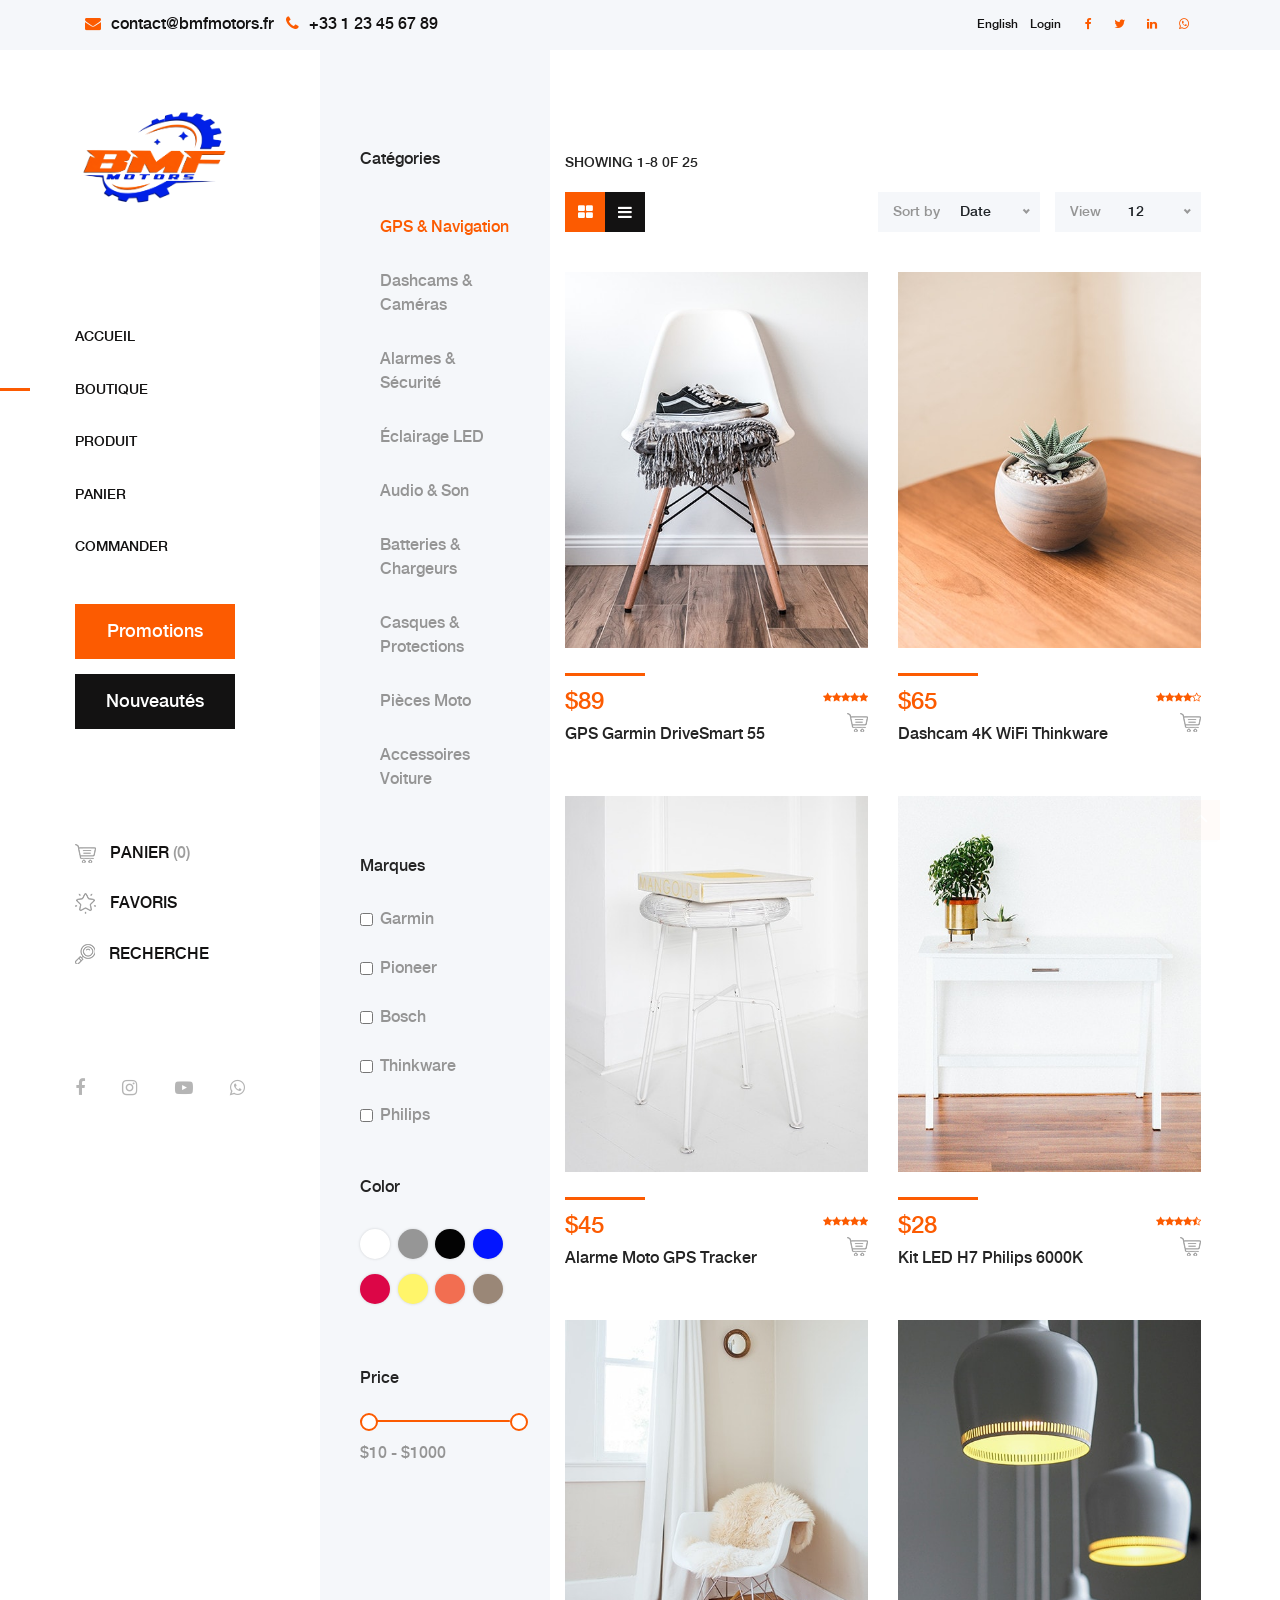
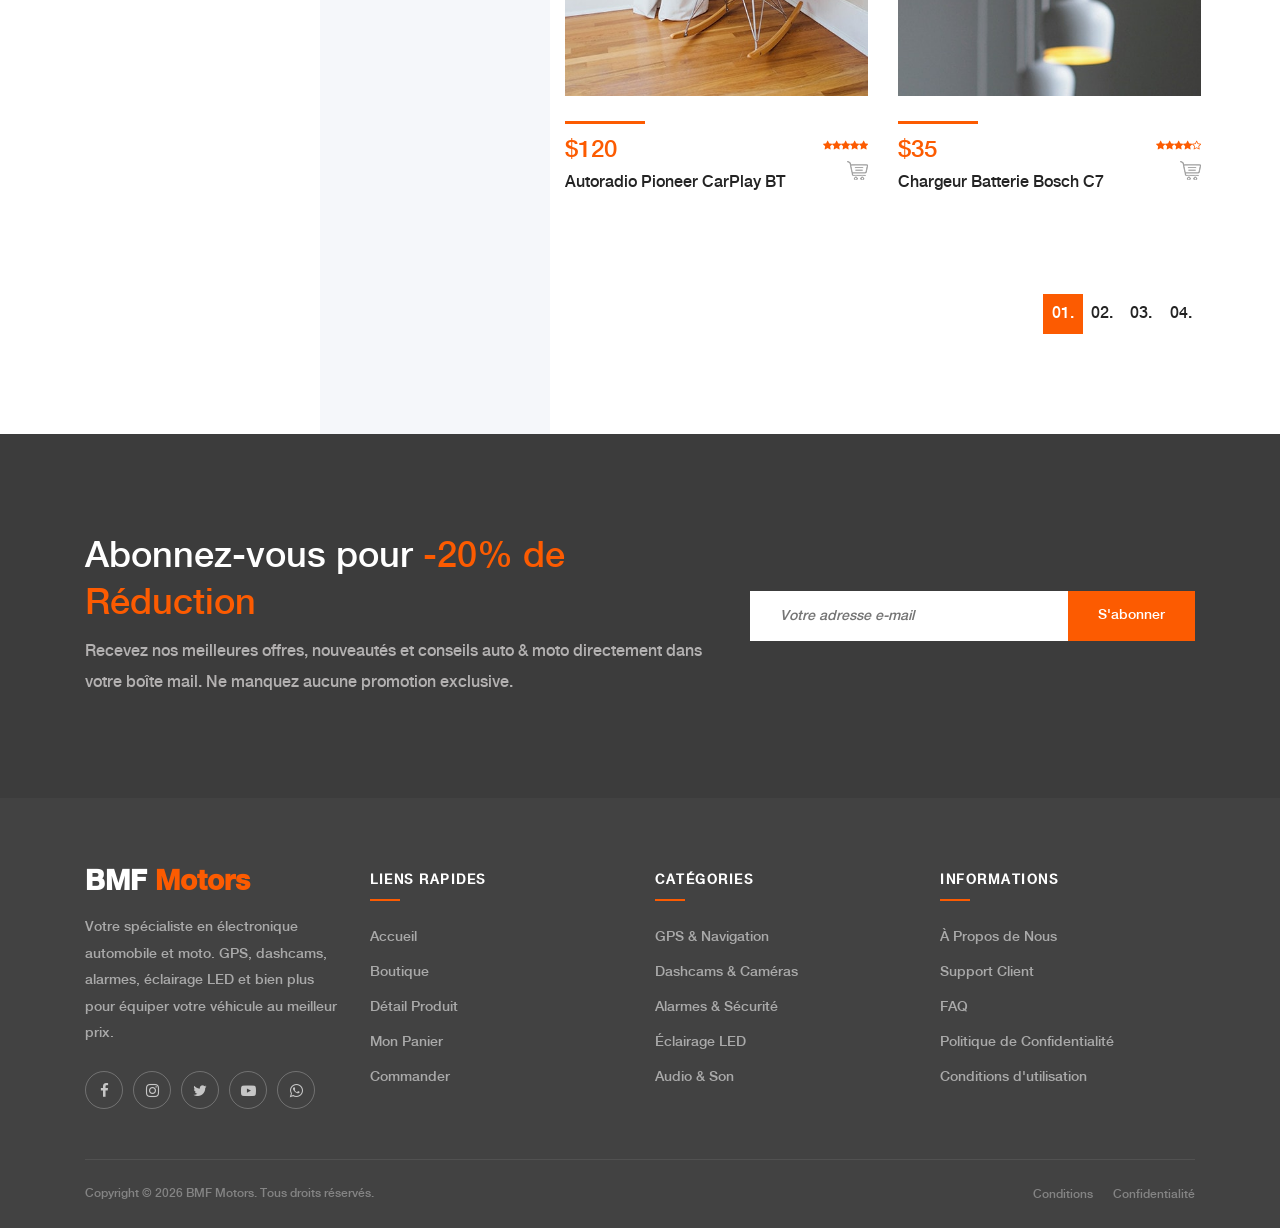
<file: shop.html>
<!doctype html>
<html lang="en">
  <head>
    <meta charset="UTF-8" />
    <meta name="description" content="" />
    <meta http-equiv="X-UA-Compatible" content="IE=edge" />
    <meta
      name="viewport"
      content="width=device-width, initial-scale=1, shrink-to-fit=no"
    />
    <!-- The above 4 meta tags *must* come first in the head; any other head content must come *after* these tags -->

    <!-- Title  -->
    <title>BMF Motors - Électronique Auto &amp; Moto | Boutique</title>

    <!-- Favicon  -->
    <link rel="icon" href="img/core-img/favicon.ico" />

    <!-- Core Style CSS -->
    <link rel="stylesheet" href="css/core-style.css" />
    <link rel="stylesheet" href="style.css" />
  </head>

  <body>
    <!-- Search Wrapper Area Start -->
    <div class="search-wrapper section-padding-100">
      <div class="search-close">
        <i class="fa fa-close" aria-hidden="true"></i>
      </div>
      <div class="container">
        <div class="row">
          <div class="col-12">
            <div class="search-content">
              <form action="#" method="get">
                <input
                  type="search"
                  name="search"
                  id="search"
                  placeholder="Type your keyword..."
                />
                <button type="submit">
                  <img src="img/core-img/search.png" alt="" />
                </button>
              </form>
            </div>
          </div>
        </div>
      </div>
    </div>
    <!-- Search Wrapper Area End -->

    <!-- Top Header Area Start -->
    <div class="top-header-area">
      <div class="container">
        <div class="row align-items-center">
          <div class="col-12 col-md-6">
            <div class="top-header-meta">
              <p><i class="fa fa-envelope"></i> contact@bmfmotors.fr</p>
              <p><i class="fa fa-phone"></i> +33 1 23 45 67 89</p>
            </div>
          </div>
          <div class="col-12 col-md-6">
            <div
              class="top-header-meta top-header-right justify-content-md-end"
            >
              <a href="#">English</a>
              <a href="#">Login</a>
              <div class="top-header-social">
                <a href="#"><i class="fa fa-facebook"></i></a>
                <a href="#"><i class="fa fa-twitter"></i></a>
                <a href="#"><i class="fa fa-linkedin"></i></a>
                <a href="#"><i class="fa fa-whatsapp"></i></a>
              </div>
            </div>
          </div>
        </div>
      </div>
    </div>
    <!-- Top Header Area End -->

    <!-- ##### Main Content Wrapper Start ##### -->
    <div class="main-content-wrapper d-flex clearfix">
      <!-- Mobile Nav (max width 767px)-->
      <div class="mobile-nav">
        <!-- Navbar Brand -->
        <div class="amado-navbar-brand">
          <a href="index.html"><img src="img/core-img/logo.png" alt="" /></a>
        </div>
        <!-- Navbar Toggler -->
        <div class="amado-navbar-toggler">
          <span></span><span></span><span></span>
        </div>
      </div>

      <!-- Header Area Start -->
      <header class="header-area clearfix">
        <!-- Close Icon -->
        <div class="nav-close">
          <i class="fa fa-close" aria-hidden="true"></i>
        </div>
        <!-- Logo -->
        <div class="logo">
          <a href="index.html"><img src="img/core-img/logo.png" alt="" /></a>
        </div>
        <!-- Amado Nav -->
        <nav class="amado-nav">
          <ul>
            <li><a href="index.html">Accueil</a></li>
            <li class="active"><a href="shop.html">Boutique</a></li>
            <li><a href="product-details.html">Produit</a></li>
            <li><a href="cart.html">Panier</a></li>
            <li><a href="checkout.html">Commander</a></li>
          </ul>
        </nav>
        <!-- Button Group -->
        <div class="amado-btn-group mt-30 mb-100">
          <a href="#" class="btn amado-btn mb-15">Promotions</a>
          <a href="#" class="btn amado-btn active">Nouveautés</a>
        </div>
        <!-- Cart Menu -->
        <div class="cart-fav-search mb-100">
          <a href="cart.html" class="cart-nav"
            ><img src="img/core-img/cart.png" alt="" /> Panier
            <span>(0)</span></a
          >
          <a href="#" class="fav-nav"
            ><img src="img/core-img/favorites.png" alt="" /> Favoris</a
          >
          <a href="#" class="search-nav"
            ><img src="img/core-img/search.png" alt="" /> Recherche</a
          >
        </div>
        <!-- Social Button -->
        <div class="social-info d-flex justify-content-between">
          <a href="#"><i class="fa fa-facebook" aria-hidden="true"></i></a>
          <a href="#"><i class="fa fa-instagram" aria-hidden="true"></i></a>
          <a href="#"><i class="fa fa-youtube-play" aria-hidden="true"></i></a>
          <a href="#"><i class="fa fa-whatsapp" aria-hidden="true"></i></a>
        </div>
      </header>
      <!-- Header Area End -->

      <div class="shop_sidebar_area">
        <!-- ##### Single Widget ##### -->
        <div class="widget catagory mb-50">
          <!-- Widget Title -->
          <h6 class="widget-title mb-30">Catégories</h6>

          <!--  Catégories BMF Motors  -->
          <div class="catagories-menu">
            <ul>
              <li class="active"><a href="#">GPS &amp; Navigation</a></li>
              <li><a href="#">Dashcams &amp; Caméras</a></li>
              <li><a href="#">Alarmes &amp; Sécurité</a></li>
              <li><a href="#">Éclairage LED</a></li>
              <li><a href="#">Audio &amp; Son</a></li>
              <li><a href="#">Batteries &amp; Chargeurs</a></li>
              <li><a href="#">Casques &amp; Protections</a></li>
              <li><a href="#">Pièces Moto</a></li>
              <li><a href="#">Accessoires Voiture</a></li>
            </ul>
          </div>
        </div>

        <!-- ##### Single Widget ##### -->
        <div class="widget brands mb-50">
          <!-- Widget Title -->
          <h6 class="widget-title mb-30">Marques</h6>

          <div class="widget-desc">
            <!-- Single Form Check -->
            <div class="form-check">
              <input
                class="form-check-input"
                type="checkbox"
                value=""
                id="garmin"
              />
              <label class="form-check-label" for="garmin">Garmin</label>
            </div>
            <!-- Single Form Check -->
            <div class="form-check">
              <input
                class="form-check-input"
                type="checkbox"
                value=""
                id="pioneer"
              />
              <label class="form-check-label" for="pioneer">Pioneer</label>
            </div>
            <!-- Single Form Check -->
            <div class="form-check">
              <input
                class="form-check-input"
                type="checkbox"
                value=""
                id="bosch"
              />
              <label class="form-check-label" for="bosch">Bosch</label>
            </div>
            <!-- Single Form Check -->
            <div class="form-check">
              <input
                class="form-check-input"
                type="checkbox"
                value=""
                id="thinkware"
              />
              <label class="form-check-label" for="thinkware">Thinkware</label>
            </div>
            <!-- Single Form Check -->
            <div class="form-check">
              <input
                class="form-check-input"
                type="checkbox"
                value=""
                id="philips"
              />
              <label class="form-check-label" for="philips">Philips</label>
            </div>
          </div>
        </div>

        <!-- ##### Single Widget ##### -->
        <div class="widget color mb-50">
          <!-- Widget Title -->
          <h6 class="widget-title mb-30">Color</h6>

          <div class="widget-desc">
            <ul class="d-flex">
              <li><a href="#" class="color1"></a></li>
              <li><a href="#" class="color2"></a></li>
              <li><a href="#" class="color3"></a></li>
              <li><a href="#" class="color4"></a></li>
              <li><a href="#" class="color5"></a></li>
              <li><a href="#" class="color6"></a></li>
              <li><a href="#" class="color7"></a></li>
              <li><a href="#" class="color8"></a></li>
            </ul>
          </div>
        </div>

        <!-- ##### Single Widget ##### -->
        <div class="widget price mb-50">
          <!-- Widget Title -->
          <h6 class="widget-title mb-30">Price</h6>

          <div class="widget-desc">
            <div class="slider-range">
              <div
                data-min="10"
                data-max="1000"
                data-unit="$"
                class="slider-range-price ui-slider ui-slider-horizontal ui-widget ui-widget-content ui-corner-all"
                data-value-min="10"
                data-value-max="1000"
                data-label-result=""
              >
                <div
                  class="ui-slider-range ui-widget-header ui-corner-all"
                ></div>
                <span
                  class="ui-slider-handle ui-state-default ui-corner-all"
                  tabindex="0"
                ></span>
                <span
                  class="ui-slider-handle ui-state-default ui-corner-all"
                  tabindex="0"
                ></span>
              </div>
              <div class="range-price">$10 - $1000</div>
            </div>
          </div>
        </div>
      </div>

      <div class="amado_product_area section-padding-100">
        <div class="container-fluid">
          <div class="row">
            <div class="col-12">
              <div
                class="product-topbar d-xl-flex align-items-end justify-content-between"
              >
                <!-- Total Products -->
                <div class="total-products">
                  <p>Showing 1-8 0f 25</p>
                  <div class="view d-flex">
                    <a href="#"
                      ><i class="fa fa-th-large" aria-hidden="true"></i
                    ></a>
                    <a href="#"
                      ><i class="fa fa-bars" aria-hidden="true"></i
                    ></a>
                  </div>
                </div>
                <!-- Sorting -->
                <div class="product-sorting d-flex">
                  <div class="sort-by-date d-flex align-items-center mr-15">
                    <p>Sort by</p>
                    <form action="#" method="get">
                      <select name="select" id="sortBydate">
                        <option value="value">Date</option>
                        <option value="value">Newest</option>
                        <option value="value">Popular</option>
                      </select>
                    </form>
                  </div>
                  <div class="view-product d-flex align-items-center">
                    <p>View</p>
                    <form action="#" method="get">
                      <select name="select" id="viewProduct">
                        <option value="value">12</option>
                        <option value="value">24</option>
                        <option value="value">48</option>
                        <option value="value">96</option>
                      </select>
                    </form>
                  </div>
                </div>
              </div>
            </div>
          </div>

          <div class="row">
            <!-- Produit 1 : GPS Garmin -->
            <div class="col-12 col-sm-6 col-md-12 col-xl-6">
              <div class="single-product-wrapper">
                <div class="product-img">
                  <img src="img/product-img/product1.jpg" alt="GPS Garmin" />
                  <img
                    class="hover-img"
                    src="img/product-img/product2.jpg"
                    alt=""
                  />
                </div>
                <div
                  class="product-description d-flex align-items-center justify-content-between"
                >
                  <div class="product-meta-data">
                    <div class="line"></div>
                    <p class="product-price">$89</p>
                    <a href="product-details.html"
                      ><h6>GPS Garmin DriveSmart 55</h6></a
                    >
                  </div>
                  <div class="ratings-cart text-right">
                    <div class="ratings">
                      <i class="fa fa-star" aria-hidden="true"></i
                      ><i class="fa fa-star" aria-hidden="true"></i
                      ><i class="fa fa-star" aria-hidden="true"></i
                      ><i class="fa fa-star" aria-hidden="true"></i
                      ><i class="fa fa-star" aria-hidden="true"></i>
                    </div>
                    <div class="cart">
                      <a
                        href="cart.html"
                        data-toggle="tooltip"
                        data-placement="left"
                        title="Ajouter au panier"
                        ><img src="img/core-img/cart.png" alt=""
                      /></a>
                    </div>
                  </div>
                </div>
              </div>
            </div>

            <!-- Produit 2 : Dashcam -->
            <div class="col-12 col-sm-6 col-md-12 col-xl-6">
              <div class="single-product-wrapper">
                <div class="product-img">
                  <img src="img/product-img/product2.jpg" alt="Dashcam" />
                  <img
                    class="hover-img"
                    src="img/product-img/product3.jpg"
                    alt=""
                  />
                </div>
                <div
                  class="product-description d-flex align-items-center justify-content-between"
                >
                  <div class="product-meta-data">
                    <div class="line"></div>
                    <p class="product-price">$65</p>
                    <a href="product-details.html"
                      ><h6>Dashcam 4K WiFi Thinkware</h6></a
                    >
                  </div>
                  <div class="ratings-cart text-right">
                    <div class="ratings">
                      <i class="fa fa-star" aria-hidden="true"></i
                      ><i class="fa fa-star" aria-hidden="true"></i
                      ><i class="fa fa-star" aria-hidden="true"></i
                      ><i class="fa fa-star" aria-hidden="true"></i
                      ><i class="fa fa-star-o" aria-hidden="true"></i>
                    </div>
                    <div class="cart">
                      <a
                        href="cart.html"
                        data-toggle="tooltip"
                        data-placement="left"
                        title="Ajouter au panier"
                        ><img src="img/core-img/cart.png" alt=""
                      /></a>
                    </div>
                  </div>
                </div>
              </div>
            </div>

            <!-- Produit 3 : Alarme -->
            <div class="col-12 col-sm-6 col-md-12 col-xl-6">
              <div class="single-product-wrapper">
                <div class="product-img">
                  <img src="img/product-img/product3.jpg" alt="Alarme" />
                  <img
                    class="hover-img"
                    src="img/product-img/product4.jpg"
                    alt=""
                  />
                </div>
                <div
                  class="product-description d-flex align-items-center justify-content-between"
                >
                  <div class="product-meta-data">
                    <div class="line"></div>
                    <p class="product-price">$45</p>
                    <a href="product-details.html"
                      ><h6>Alarme Moto GPS Tracker</h6></a
                    >
                  </div>
                  <div class="ratings-cart text-right">
                    <div class="ratings">
                      <i class="fa fa-star" aria-hidden="true"></i
                      ><i class="fa fa-star" aria-hidden="true"></i
                      ><i class="fa fa-star" aria-hidden="true"></i
                      ><i class="fa fa-star" aria-hidden="true"></i
                      ><i class="fa fa-star" aria-hidden="true"></i>
                    </div>
                    <div class="cart">
                      <a
                        href="cart.html"
                        data-toggle="tooltip"
                        data-placement="left"
                        title="Ajouter au panier"
                        ><img src="img/core-img/cart.png" alt=""
                      /></a>
                    </div>
                  </div>
                </div>
              </div>
            </div>

            <!-- Produit 4 : Kit LED -->
            <div class="col-12 col-sm-6 col-md-12 col-xl-6">
              <div class="single-product-wrapper">
                <div class="product-img">
                  <img src="img/product-img/product4.jpg" alt="Kit LED" />
                  <img
                    class="hover-img"
                    src="img/product-img/product5.jpg"
                    alt=""
                  />
                </div>
                <div
                  class="product-description d-flex align-items-center justify-content-between"
                >
                  <div class="product-meta-data">
                    <div class="line"></div>
                    <p class="product-price">$28</p>
                    <a href="product-details.html"
                      ><h6>Kit LED H7 Philips 6000K</h6></a
                    >
                  </div>
                  <div class="ratings-cart text-right">
                    <div class="ratings">
                      <i class="fa fa-star" aria-hidden="true"></i
                      ><i class="fa fa-star" aria-hidden="true"></i
                      ><i class="fa fa-star" aria-hidden="true"></i
                      ><i class="fa fa-star" aria-hidden="true"></i
                      ><i class="fa fa-star-half-o" aria-hidden="true"></i>
                    </div>
                    <div class="cart">
                      <a
                        href="cart.html"
                        data-toggle="tooltip"
                        data-placement="left"
                        title="Ajouter au panier"
                        ><img src="img/core-img/cart.png" alt=""
                      /></a>
                    </div>
                  </div>
                </div>
              </div>
            </div>

            <!-- Produit 5 : Autoradio -->
            <div class="col-12 col-sm-6 col-md-12 col-xl-6">
              <div class="single-product-wrapper">
                <div class="product-img">
                  <img src="img/product-img/product5.jpg" alt="Autoradio" />
                  <img
                    class="hover-img"
                    src="img/product-img/product6.jpg"
                    alt=""
                  />
                </div>
                <div
                  class="product-description d-flex align-items-center justify-content-between"
                >
                  <div class="product-meta-data">
                    <div class="line"></div>
                    <p class="product-price">$120</p>
                    <a href="product-details.html"
                      ><h6>Autoradio Pioneer CarPlay BT</h6></a
                    >
                  </div>
                  <div class="ratings-cart text-right">
                    <div class="ratings">
                      <i class="fa fa-star" aria-hidden="true"></i
                      ><i class="fa fa-star" aria-hidden="true"></i
                      ><i class="fa fa-star" aria-hidden="true"></i
                      ><i class="fa fa-star" aria-hidden="true"></i
                      ><i class="fa fa-star" aria-hidden="true"></i>
                    </div>
                    <div class="cart">
                      <a
                        href="cart.html"
                        data-toggle="tooltip"
                        data-placement="left"
                        title="Ajouter au panier"
                        ><img src="img/core-img/cart.png" alt=""
                      /></a>
                    </div>
                  </div>
                </div>
              </div>
            </div>

            <!-- Produit 6 : Chargeur Batterie -->
            <div class="col-12 col-sm-6 col-md-12 col-xl-6">
              <div class="single-product-wrapper">
                <div class="product-img">
                  <img src="img/product-img/product6.jpg" alt="Chargeur" />
                  <img
                    class="hover-img"
                    src="img/product-img/product1.jpg"
                    alt=""
                  />
                </div>
                <div
                  class="product-description d-flex align-items-center justify-content-between"
                >
                  <div class="product-meta-data">
                    <div class="line"></div>
                    <p class="product-price">$35</p>
                    <a href="product-details.html"
                      ><h6>Chargeur Batterie Bosch C7</h6></a
                    >
                  </div>
                  <div class="ratings-cart text-right">
                    <div class="ratings">
                      <i class="fa fa-star" aria-hidden="true"></i
                      ><i class="fa fa-star" aria-hidden="true"></i
                      ><i class="fa fa-star" aria-hidden="true"></i
                      ><i class="fa fa-star" aria-hidden="true"></i
                      ><i class="fa fa-star-o" aria-hidden="true"></i>
                    </div>
                    <div class="cart">
                      <a
                        href="cart.html"
                        data-toggle="tooltip"
                        data-placement="left"
                        title="Ajouter au panier"
                        ><img src="img/core-img/cart.png" alt=""
                      /></a>
                    </div>
                  </div>
                </div>
              </div>
            </div>
          </div>

          <div class="row">
            <div class="col-12">
              <!-- Pagination -->
              <nav aria-label="navigation">
                <ul class="pagination justify-content-end mt-50">
                  <li class="page-item active">
                    <a class="page-link" href="#">01.</a>
                  </li>
                  <li class="page-item">
                    <a class="page-link" href="#">02.</a>
                  </li>
                  <li class="page-item">
                    <a class="page-link" href="#">03.</a>
                  </li>
                  <li class="page-item">
                    <a class="page-link" href="#">04.</a>
                  </li>
                </ul>
              </nav>
            </div>
          </div>
        </div>
      </div>
    </div>
    <!-- ##### Main Content Wrapper End ##### -->

    <!-- ##### Newsletter Area Start ##### -->
    <section class="newsletter-area section-padding-100-0">
      <div class="container">
        <div class="row align-items-center">
          <div class="col-12 col-lg-6 col-xl-7">
            <div class="newsletter-text mb-100">
              <h2>Abonnez-vous pour <span>-20% de Réduction</span></h2>
              <p>
                Recevez nos meilleures offres, nouveautés et conseils auto &amp;
                moto directement dans votre boîte mail. Ne manquez aucune
                promotion exclusive.
              </p>
            </div>
          </div>
          <div class="col-12 col-lg-6 col-xl-5">
            <div class="newsletter-form mb-100">
              <form action="#" method="post">
                <input
                  type="email"
                  name="email"
                  class="nl-email"
                  placeholder="Votre adresse e-mail"
                />
                <input type="submit" value="S'abonner" />
              </form>
            </div>
          </div>
        </div>
      </div>
    </section>
    <!-- ##### Newsletter Area End ##### -->

    <!-- ##### Footer Area Start ##### -->
    <footer class="footer_area clearfix">
      <div class="container">
        <div class="row">
          <div class="col-12 col-md-6 col-lg-3 footer-widget-col">
            <div class="footer-widget">
              <div class="footer-brand-name">BMF <span>Motors</span></div>
              <p class="footer-about-text">
                Votre spécialiste en électronique automobile et moto. GPS,
                dashcams, alarmes, éclairage LED et bien plus pour équiper votre
                véhicule au meilleur prix.
              </p>
              <div class="footer-social-links">
                <a href="#" title="Facebook"
                  ><i class="fa fa-facebook" aria-hidden="true"></i
                ></a>
                <a href="#" title="Instagram"
                  ><i class="fa fa-instagram" aria-hidden="true"></i
                ></a>
                <a href="#" title="Twitter"
                  ><i class="fa fa-twitter" aria-hidden="true"></i
                ></a>
                <a href="#" title="YouTube"
                  ><i class="fa fa-youtube-play" aria-hidden="true"></i
                ></a>
                <a href="#" title="WhatsApp"
                  ><i class="fa fa-whatsapp" aria-hidden="true"></i
                ></a>
              </div>
            </div>
          </div>
          <div class="col-12 col-md-6 col-lg-3 footer-widget-col">
            <div class="footer-widget">
              <h6 class="footer-widget-title">Liens Rapides</h6>
              <ul class="footer-links-list">
                <li><a href="index.html">Accueil</a></li>
                <li><a href="shop.html">Boutique</a></li>
                <li><a href="product-details.html">Détail Produit</a></li>
                <li><a href="cart.html">Mon Panier</a></li>
                <li><a href="checkout.html">Commander</a></li>
              </ul>
            </div>
          </div>
          <div class="col-12 col-md-6 col-lg-3 footer-widget-col">
            <div class="footer-widget">
              <h6 class="footer-widget-title">Catégories</h6>
              <ul class="footer-links-list">
                <li><a href="#">GPS &amp; Navigation</a></li>
                <li><a href="#">Dashcams &amp; Caméras</a></li>
                <li><a href="#">Alarmes &amp; Sécurité</a></li>
                <li><a href="#">Éclairage LED</a></li>
                <li><a href="#">Audio &amp; Son</a></li>
              </ul>
            </div>
          </div>
          <div class="col-12 col-md-6 col-lg-3 footer-widget-col">
            <div class="footer-widget">
              <h6 class="footer-widget-title">Informations</h6>
              <ul class="footer-links-list">
                <li><a href="#">À Propos de Nous</a></li>
                <li><a href="#">Support Client</a></li>
                <li><a href="#">FAQ</a></li>
                <li><a href="#">Politique de Confidentialité</a></li>
                <li><a href="#">Conditions d'utilisation</a></li>
              </ul>
            </div>
          </div>
        </div>
        <div class="footer-bottom-bar">
          <div class="row align-items-center">
            <div class="col-12 col-md-6">
              <p class="footer-copyright-text">
                Copyright &copy;
                <script>
                  document.write(new Date().getFullYear());
                </script>
                BMF Motors. Tous droits réservés.
              </p>
            </div>
            <div class="col-12 col-md-6">
              <ul class="footer-bottom-links">
                <li><a href="#">Conditions</a></li>
                <li><a href="#">Confidentialité</a></li>
              </ul>
            </div>
          </div>
        </div>
      </div>
    </footer>
    <!-- ##### Footer Area End ##### -->

    <!-- ##### jQuery (Necessary for All JavaScript Plugins) ##### -->
    <script src="js/jquery/jquery-2.2.4.min.js"></script>
    <!-- Popper js -->
    <script src="js/popper.min.js"></script>
    <!-- Bootstrap js -->
    <script src="js/bootstrap.min.js"></script>
    <!-- Plugins js -->
    <script src="js/plugins.js"></script>
    <!-- Active js -->
    <script src="js/active.js"></script>
  </body>
</html>
</file>
<file: style.css>
/* === BMF MOTORS - Custom Styles === */

/* ---- Top Header ---- */
.top-header-area {
    background-color: #f5f7fa !important;
    color: #131212;
    font-size: 13px;
    padding: 10px 0;
}

.top-header-area .top-header-meta {
    display: flex;
    flex-wrap: wrap;
    gap: 12px;
    align-items: center;
}

.top-header-area .top-header-meta p,
.top-header-area .top-header-meta a {
    margin: 0;
    color: #131212;
    text-transform: none;
}

.top-header-area .top-header-meta a {
    text-decoration: none;
}

.top-header-area .top-header-meta a:hover {
    color: #fc5b01;
}

.top-header-area .top-header-right {
    justify-content: flex-end;
}

.top-header-area .top-header-social a {
    margin-left: 12px;
    color: rgba(255, 255, 255, 0.8);
}

.top-header-area .top-header-social a:hover {
    color: #fc5b01;
}

.top-header-area .top-header-meta i {
    margin-right: 6px;
    color: #fc5b01;
}

/* ---- Hero Slider ---- */
.bmf-hero-slider {
    position: relative;
    width: 100%;
    overflow: hidden;
    /* background-color: #0f0f0f; */
}

.bmf-hero-slider .carousel-inner {
    height: 600px;
}

.bmf-slide {
    height: 600px;
    position: relative;
    overflow: hidden;
}

/* Slide 1 : Vidéo TikTok portrait + texte */
.bmf-slide-video {
    /* background-color: #0f0f0f; */
    display: flex !important;
    align-items: center;
}

.bmf-slide-video .row {
    height: 600px;
    width: 100%;
    margin: 0;
}

.bmf-video-col {
    display: flex;
    align-items: center;
    justify-content: center;
    height: 100%;
    padding: 30px 20px;
    /* background: linear-gradient(135deg, #111 0%, #1a1a1a 100%); */
}

.tiktok-frame {
    position: relative;
    /* width: 240px;
    height: 426px;  */
    width: 340px;
    height: 526px;
    background: #000;
    border-radius: 16px;
    overflow: hidden;
    /* box-shadow: 0 20px 60px rgba(0,0,0,0.5); */
    /* border: 2px solid rgba(255,255,255,0.1); */
}

.tiktok-frame video {
    width: 100%;
    height: 100%;
    object-fit: cover;
}

.tiktok-placeholder {
    position: absolute;
    top: 0;
    left: 0;
    right: 0;
    bottom: 0;
    display: flex;
    flex-direction: column;
    align-items: center;
    justify-content: center;
    /* background: linear-gradient(180deg, rgba(0,0,0,0.2) 0%, rgba(0,0,0,0.6) 100%); */
    color: #fff;
    text-align: center;
}

.tiktok-placeholder .tiktok-icon {
    font-size: 48px;
    color: #fc5b01;
    margin-bottom: 12px;
    display: block;
}

.tiktok-placeholder .tiktok-brand {
    font-size: 18px;
    font-weight: 700;
    color: #fff;
    margin-bottom: 4px;
    letter-spacing: 1px;
}

.tiktok-placeholder .tiktok-handle {
    font-size: 12px;
    color: rgba(255, 255, 255, 0.6);
}

.tiktok-frame .tiktok-play-btn {
    position: absolute;
    bottom: 20px;
    right: 12px;
    width: 44px;
    height: 44px;
    background: #fc5b01;
    border-radius: 50%;
    display: flex;
    align-items: center;
    justify-content: center;
    color: #fff;
    font-size: 16px;
}

.bmf-slide-text-col {
    display: flex;
    align-items: stretch;
    height: 100%;
    padding: 40px 50px;
}

.bmf-product-side {
    display: flex;
    flex-direction: column;
    justify-content: flex-start;
    height: 100%;
    padding: 0 0 0 20px;
}

.bmf-product-grid {
    display: flex;
    flex-wrap: wrap;
    margin: 0 -10px 0;
}

.bmf-product-grid .single-products-catagory {
    width: 50%;
    padding: 0 10px 12px;
}

.bmf-product-grid .single-products-catagory a {
    min-height: 220px;
}

.bmf-product-grid .single-products-catagory a img {
    object-fit: cover;
    min-height: 220px;
    border-radius: 16px;
}

.hero-product-row {
    margin: 0 -10px 0;
}

.hero-product-col {
    padding: 0 10px 12px;
}

.hero-product-row .single-products-catagory {
    width: 100%;
}

.hero-product-row .single-products-catagory a {
    min-height: 220px;
}

.hero-product-row .single-products-catagory a img {
    min-height: 220px;
    width: 100%;
    object-fit: cover;
}

@media only screen and (max-width: 767px) {
    .hero-product-row .hero-product-col {
        flex: 0 0 100%;
        max-width: 100%;
        padding-right: 0;
    }
}

.bmf-product-grid .single-products-catagory .hover-content {
    top: 16px;
    left: 16px;
}

.bmf-product-grid .single-products-catagory .line {
    width: 65px;
}

.bmf-product-side .single-products-catagory {
    max-height: none;
}

.bmf-product-side .single-products-catagory:hover .hover-content p,
.bmf-product-side .single-products-catagory:hover .hover-content h4,
.bmf-product-side .single-products-catagory:focus .hover-content p,
.bmf-product-side .single-products-catagory:focus .hover-content h4 {
    color: #fff;
}

.bmf-product-side .single-products-catagory .hover-content h4 {
    font-size: 16px;
}

.bmf-product-side .single-products-catagory .hover-content p {
    font-size: 13px;
    margin-bottom: 8px;
}

.bmf-product-side .single-products-catagory a::after {
    background-color: rgba(0, 0, 0, 0.35);
}

.hero-product-row {
    margin: 0 -10px 0;
}

.hero-product-col {
    padding: 0 10px 12px;
}

.hero-product-row .single-products-catagory {
    width: 100%;
}

.hero-product-row .single-products-catagory a {
    min-height: 220px;
}

.hero-product-row .single-products-catagory a img {
    min-height: 220px;
    width: 100%;
    object-fit: cover;
}

@media only screen and (max-width: 767px) {
    .hero-product-row .hero-product-col {
        flex: 0 0 100%;
        max-width: 100%;
        padding-right: 0;
    }
}

.bmf-about-box {
    background: rgba(255, 255, 255, 0.05);
    border: 1px solid rgba(255, 255, 255, 0.08);
    padding: 32px;
    border-radius: 18px;
}

.bmf-about-box h6 {
    font-size: 18px;
    margin-bottom: 14px;
    color: #fff;
}

.bmf-about-box p {
    margin-bottom: 0;
    color: rgba(255, 255, 255, 0.75);
}

.bmf-benefits-list {
    list-style: none;
    margin: 0;
    padding: 0;
}

.bmf-benefits-list li {
    color: rgba(255, 255, 255, 0.82);
    margin-bottom: 14px;
    position: relative;
    padding-left: 24px;
}

.bmf-benefits-list li::before {
    content: '\2022';
    position: absolute;
    left: 0;
    top: 0;
    color: #fc5b01;
}

.bmf-slide-text-inner h1 {
    font-size: 42px;
    line-height: 1.15;
    color: #fff;
    font-family: 'helveticaneuebold', sans-serif;
    margin-bottom: 18px;
}

.bmf-slide-text-inner h1 span {
    color: #fc5b01;
}

.bmf-slide-text-inner .slide-desc {
    color: #131212;
    font-size: 15px;
    line-height: 1.8;
    margin-bottom: 32px;
    max-width: 420px;
}

.bmf-slide-text-inner .amado-btn {
    min-width: 180px;
}

.bmf-product-side {
    display: flex;
    flex-direction: column;
    justify-content: center;
    padding: 30px 20px;
}

.bmf-product-grid {
    display: grid;
    grid-template-columns: repeat(2, minmax(0, 1fr));
    gap: 16px;
    width: 100%;
}

.bmf-product-card {
    position: relative;
    display: block;
    overflow: hidden;
    min-height: 150px;
    border-radius: 18px;
    background: #111;
    text-decoration: none;
    color: #fff;
}

.bmf-product-card img {
    width: 100%;
    height: 100%;
    object-fit: cover;
    display: block;
    transition: transform 0.4s ease;
}

.bmf-product-card::after {
    content: "";
    position: absolute;
    inset: 0;
    background: linear-gradient(180deg, rgba(0, 0, 0, 0.08) 0%, rgba(0, 0, 0, 0.6) 100%);
    transition: background 0.3s ease;
}

.bmf-product-card:hover img {
    transform: scale(1.05);
}

.bmf-product-card:hover::after {
    background: linear-gradient(180deg, rgba(0, 0, 0, 0.08) 0%, rgba(0, 0, 0, 0.75) 100%);
}

.product-card-info {
    position: absolute;
    left: 16px;
    bottom: 16px;
    z-index: 2;
}

.product-card-price {
    margin: 0 0 6px;
    color: #ffd05b;
    font-size: 13px;
    font-weight: 700;
}

.product-card-name {
    margin: 0;
    font-size: 15px;
    line-height: 1.2;
}

.bmf-product-footer {
    margin-top: 24px;
}

.bmf-product-footer .amado-btn {
    min-width: auto;
    padding: 10px 28px;
}

.tiktok-frame {
    cursor: pointer;
}

/* Slides images */
.bmf-slide-img {
    background-size: cover;
    background-position: center;
    background-repeat: no-repeat;
}

.bmf-slide-img .slide-overlay {
    position: absolute;
    top: 0;
    left: 0;
    right: 0;
    bottom: 0;
    background: linear-gradient(135deg, rgba(0, 0, 0, 0.7) 0%, rgba(0, 0, 0, 0.3) 60%, rgba(0, 0, 0, 0.1) 100%);
}

.bmf-slide-img .slide-caption {
    position: absolute;
    bottom: 80px;
    left: 60px;
    z-index: 2;
}

.bmf-slide-img .slide-caption .badge-label {
    display: inline-block;
    /* background-color: #fc5b01; */
    color: #6d6d6d;
    font-size: 11px;
    font-weight: 600;
    text-transform: uppercase;
    letter-spacing: 2px;
    padding: 5px 16px;
    margin-bottom: 16px;
}

.bmf-slide-img .slide-caption h2 {
    font-size: 40px;
    color: #fff;
    margin-bottom: 12px;
    font-family: 'helveticaneuebold', sans-serif;
}

.bmf-slide-img .slide-caption p {
    color: rgba(255, 255, 255, 0.75);
    font-size: 15px;
    margin-bottom: 24px;
    max-width: 400px;
}

/* Slider controls */
.bmf-hero-slider .carousel-control-prev,
.bmf-hero-slider .carousel-control-next {
    width: 48px;
    height: 48px;
    background-color: rgba(252, 91, 1, 0.85);
    bottom: 20px;
    top: auto;
    transform: none;
    border-radius: 0;
    opacity: 1;
    transition: background-color 0.3s;
}

.bmf-hero-slider .carousel-control-prev {
    left: auto;
    right: 80px;
}

.bmf-hero-slider .carousel-control-next {
    right: 20px;
}

.bmf-hero-slider .carousel-control-prev:hover,
.bmf-hero-slider .carousel-control-next:hover {
    background-color: #131212;
}

.bmf-hero-slider .carousel-indicators {
    bottom: 20px;
}

.bmf-hero-slider .carousel-indicators li {
    width: 10px;
    height: 10px;
    border-radius: 50%;
    background-color: rgba(255, 255, 255, 0.45);
    border: none;
    margin: 0 5px;
    transition: background-color 0.3s;
}

.bmf-hero-slider .carousel-indicators li.active {
    background-color: #fc5b01;
    width: 28px;
    border-radius: 5px;
}

@media only screen and (max-width: 767px) {
    /* Cache la barre du haut (tél/réseaux) pour laisser toute la place à la vidéo */
    .top-header-area {
        display: none;
    }

    .bmf-hero-slider .carousel-inner {
        height: auto;
    }

    .bmf-slide {
        height: auto;
    }

    .bmf-slide-video .row {
        height: auto;
    }

    .bmf-video-col {
        height: calc(100vh - 70px);
        padding: 0;
    }

    .tiktok-frame {
        width: 100%;
        height: 100%;
        border-radius: 0;
    }

    .bmf-slide-text-col {
        padding: 30px 20px;
    }

    .bmf-slide-text-inner h1 {
        font-size: 26px;
    }

    .bmf-slide-img {
        height: 380px;
    }

    .bmf-slide-img .slide-caption {
        left: 25px;
        bottom: 40px;
    }

    .bmf-slide-img .slide-caption h2 {
        font-size: 24px;
    }
}

@media only screen and (min-width: 768px) and (max-width: 991px) {
    .bmf-slide-text-inner h1 {
        font-size: 30px;
    }

    .bmf-slide-text-col {
        padding: 30px 25px;
    }
}

/* ---- Footer 4 colonnes ---- */
.footer_area {
    position: relative;
    background-color: rgba(60, 60, 60, 0.97) !important;
    padding: 70px 0 0 !important;
}

.footer-widget-col {
    margin-bottom: 40px;
}

.footer-brand-name {
    font-size: 28px;
    font-weight: 700;
    color: #ffffff;
    font-family: 'helveticaneuebold', sans-serif;
    margin-bottom: 18px;
    line-height: 1;
}

.footer-brand-name span {
    color: #fc5b01;
}

.footer-about-text {
    color: rgba(255, 255, 255, 0.55) !important;
    font-size: 14px !important;
    line-height: 1.9 !important;
    margin-bottom: 24px;
}

.footer-social-links {
    display: flex;
    gap: 10px;
    flex-wrap: wrap;
}

.footer-social-links a {
    display: inline-flex;
    align-items: center;
    justify-content: center;
    width: 38px;
    height: 38px;
    border-radius: 50%;
    border: 1px solid rgba(255, 255, 255, 0.25);
    color: rgba(255, 255, 255, 0.7) !important;
    font-size: 15px !important;
    transition: all 0.3s ease;
}

.footer-social-links a:hover {
    background-color: #fc5b01;
    border-color: #fc5b01;
    color: #fff !important;
    transform: translateY(-2px);
}

.footer-widget-title {
    color: #ffffff !important;
    font-size: 13px !important;
    font-weight: 700;
    text-transform: uppercase;
    letter-spacing: 1.5px;
    margin-bottom: 24px;
    padding-bottom: 12px;
    position: relative;
    display: inline-block;
}

.footer-widget-title::after {
    content: '';
    position: absolute;
    bottom: 0;
    left: 0;
    width: 30px;
    height: 2px;
    background-color: #fc5b01;
}

.footer-links-list {
    list-style: none;
    padding: 0;
    margin: 0;
}

.footer-links-list li {
    margin-bottom: 11px;
}

.footer-links-list li a {
    color: rgba(255, 255, 255, 0.55) !important;
    font-size: 14px !important;
    transition: all 0.3s ease;
    display: inline-block;
}

.footer-links-list li a:hover {
    color: #fc5b01 !important;
    padding-left: 6px;
}

.footer-bottom-bar {
    border-top: 1px solid rgba(255, 255, 255, 0.08);
    padding: 22px 0;
    margin-top: 10px;
}

.footer-copyright-text {
    color: rgba(255, 255, 255, 0.35) !important;
    font-size: 12px !important;
    margin: 0;
}

.footer-bottom-links {
    list-style: none;
    padding: 0;
    margin: 0;
    display: flex;
    gap: 20px;
    justify-content: flex-end;
}

.footer-bottom-links li a {
    color: rgba(255, 255, 255, 0.35) !important;
    font-size: 12px !important;
    transition: color 0.3s;
}

.footer-bottom-links li a:hover {
    color: #fc5b01 !important;
}

@media only screen and (max-width: 767px) {
    .footer-bottom-links {
        justify-content: flex-start;
        margin-top: 8px;
    }
}

/* ---- Sidebar button labels update ---- */
.amado-btn-group .amado-btn {
    text-align: center;
}
</file>
<file: css/core-style.css>
/* [Master Stylesheet v-1.0.0] */
/* :: :: 1.0 Import Fonts */
@import url(../css/bootstrap.min.css);
@import url(../css/owl.carousel.css);
@import url(../css/animate.css);
@import url(../css/magnific-popup.css);
@import url(../css/jquery-ui.min.css);
@import url(../css/nice-select.css);
@import url(../css/font-awesome.min.css);
@font-face {
  font-family: 'helveticaneuebold';
  src: url("../fonts/helvetica_neu_bold-webfont.woff2") format("woff2"), url("../fonts/helvetica_neu_bold-webfont.woff") format("woff");
  font-weight: normal;
  font-style: normal; }
@font-face {
  font-family: 'helveticaneuemedium';
  src: url("../fonts/helveticaneue_medium-webfont.woff2") format("woff2"), url("../fonts/helveticaneue_medium-webfont.woff") format("woff");
  font-weight: normal;
  font-style: normal; }
/* :: 2.0 Import All CSS */
/* :: 3.0 Base CSS */
* {
  margin: 0;
  padding: 0; }

body {
  font-family: "helveticaneuemedium";
  font-size: 16px; }

h1,
h2,
h3,
h4,
h5,
h6 {
  color: #242424;
  line-height: 1.3;
  font-weight: 400; }

p {
  color: #6d6d6d;
  font-size: 16px;
  line-height: 1.9;
  font-weight: 400; }

a {
  -webkit-transition: all 500ms ease 0s;
  transition: all 500ms ease 0s;
  text-decoration: none;
  outline: 0 solid transparent;
  color: #131212;
  font-weight: 400;
  font-size: 12px; }
  a:hover, a:focus {
    -webkit-transition: all 500ms ease 0s;
    transition: all 500ms ease 0s;
    text-decoration: none;
    outline: 0 solid transparent;
    color: #131212;
    font-weight: 400;
    font-size: 12px; }

ul,
ol {
  margin: 0; }
  ul li,
  ol li {
    list-style: none; }

img {
  height: auto;
  max-width: 100%; }

/* Spacing */
.mt-15 {
  margin-top: 15px !important; }

.mt-30 {
  margin-top: 30px !important; }

.mt-50 {
  margin-top: 50px !important; }

.mt-70 {
  margin-top: 70px !important; }

.mt-100 {
  margin-top: 100px !important; }

.mb-15 {
  margin-bottom: 15px !important; }

.mb-30 {
  margin-bottom: 30px !important; }

.mb-50 {
  margin-bottom: 50px !important; }

.mb-70 {
  margin-bottom: 70px !important; }

.mb-100 {
  margin-bottom: 100px !important; }

.ml-15 {
  margin-left: 15px !important; }

.ml-30 {
  margin-left: 30px !important; }

.ml-50 {
  margin-left: 50px !important; }

.mr-15 {
  margin-right: 15px !important; }

.mr-30 {
  margin-right: 30px !important; }

.mr-50 {
  margin-right: 50px !important; }

/* Height */
.height-400 {
  height: 400px !important; }

.height-500 {
  height: 500px !important; }

.height-600 {
  height: 600px !important; }

.height-700 {
  height: 700px !important; }

.height-800 {
  height: 800px !important; }

/* Section Padding */
.section-padding-100 {
  padding-top: 100px;
  padding-bottom: 100px; }

.section-padding-100-0 {
  padding-top: 100px;
  padding-bottom: 0; }

.section-padding-0-100 {
  padding-top: 0;
  padding-bottom: 100px; }

/* Section Heading */
.section-heading {
  margin-bottom: 50px;
  position: relative;
  z-index: 1; }
  .section-heading h2 {
    font-size: 30px;
    margin-bottom: 0;
    text-transform: capitalize;
    font-weight: 600; }
  .section-heading.text-left {
    text-align: left !important; }

/* Miscellaneous */
.bg-img {
  background-position: center center;
  background-size: cover;
  background-repeat: no-repeat; }

.bg-white {
  background-color: #ffffff !important; }

.bg-dark {
  background-color: #000000 !important; }

.bg-transparent {
  background-color: transparent !important; }

.font-bold {
  font-weight: 700; }

.font-light {
  font-weight: 300; }

.bg-overlay,
.bg-overlay-white {
  position: relative;
  z-index: 2;
  background-position: center center;
  background-size: cover; }
  .bg-overlay:hover,
  .bg-overlay-white:hover {
    position: absolute;
    z-index: -1;
    top: 0;
    left: 0;
    width: 100%;
    height: 100%;
    content: ""; }

.bg-overlay:hover {
  background-color: rgba(0, 0, 0, 0.5); }

.bg-overlay-white:hover {
  background-color: rgba(255, 255, 255, 0.9); }

.mfp-image-holder .mfp-close,
.mfp-iframe-holder .mfp-close {
  color: #FFF;
  right: 0;
  padding-right: 0;
  width: 30px;
  height: 30px;
  background-color: #fc5b01;
  line-height: 30px;
  text-align: center;
  position: absolute;
  top: 40px;
  right: -30px; }
  @media only screen and (max-width: 767px) {
    .mfp-image-holder .mfp-close,
    .mfp-iframe-holder .mfp-close {
      right: 0; } }

.navbar-toggler {
  background-color: #fc5b01;
  border-radius: 0;
  margin-bottom: 15px; }
  .navbar-toggler i {
    font-size: 12px;
    color: #fff; }

@media only screen and (min-width: 768px) and (max-width: 991px) {
  .navbar {
    display: block; } }
@media only screen and (max-width: 767px) {
  .navbar {
    display: block; } }

.mobile-nav {
  position: fixed;
  width: 100%;
  height: 70px;
  background-color: #fff;
  z-index: 3000;
  top: 0;
  left: 0;
  right: 0;
  padding: 0.5em 2em;
  -webkit-box-align: center;
  -ms-flex-align: center;
  -ms-grid-row-align: center;
  align-items: center;
  -webkit-box-pack: justify;
  -ms-flex-pack: justify;
  justify-content: space-between;
  box-shadow: 0 4px 15px 0 rgba(0, 0, 0, 0.15);
  display: none; }
  @media only screen and (max-width: 767px) {
    .mobile-nav {
      display: -webkit-box;
      display: -ms-flexbox;
      display: flex; } }
  .mobile-nav .amado-navbar-brand {
    -webkit-box-flex: 0;
    -ms-flex: 0 0 70px;
    flex: 0 0 70px;
    max-width: 70px; }
    .mobile-nav .amado-navbar-brand a {
      display: block;
      max-width: 70px; }
  .mobile-nav .amado-navbar-toggler {
    cursor: pointer; }
    .mobile-nav .amado-navbar-toggler span {
      width: 28px;
      height: 3px;
      background-color: #fc5b01;
      display: block;
      margin-bottom: 5px;
      border-radius: 2px; }
      .mobile-nav .amado-navbar-toggler span:last-child {
        margin-bottom: 0; }

/* ScrollUp */
#scrollUp {
  background-color: #fc5b01;
  border-radius: 0;
  bottom: 60px;
  box-shadow: 0 2px 6px 0 rgba(0, 0, 0, 0.3);
  color: #ffffff;
  font-size: 24px;
  height: 40px;
  line-height: 40px;
  right: 60px;
  text-align: center;
  width: 40px;
  -webkit-transition-duration: 500ms;
  transition-duration: 500ms; }
  #scrollUp:hover {
    background-color: #131212; }
  @media only screen and (max-width: 767px) {
    #scrollUp {
      bottom: 30px;
      right: 30px; } }

/* Essence Button */
.amado-btn {
  display: inline-block;
  min-width: 160px;
  height: 55px;
  color: #ffffff;
  border: none;
  border-radius: 0;
  padding: 0 7px;
  font-size: 18px;
  line-height: 56px;
  background-color: #fc5b01;
  font-weight: 400; }
  .amado-btn.active, .amado-btn:hover, .amado-btn:focus {
    font-size: 18px;
    color: #ffffff;
    background-color: #131212; }

/* :: 4.0 Search Wrapper Area CSS */
.search-wrapper {
  position: fixed;
  z-index: 1;
  width: 100%;
  height: 260px;
  z-index: 5000;
  top: -350px;
  left: 0;
  background-color: #f5f7fa;
  -webkit-transition-duration: 500ms;
  transition-duration: 500ms; }
  .search-wrapper .search-content form {
    position: relative;
    z-index: 1;
    box-shadow: 0 0 5px rgba(0, 0, 0, 0.075); }
    .search-wrapper .search-content form input {
      width: 100%;
      height: 60px;
      border: none;
      padding-left: 50px;
      font-size: 14px;
      color: #6b6b6b; }
    .search-wrapper .search-content form button {
      position: absolute;
      top: 0;
      left: 0;
      border: none;
      width: 50px;
      height: 60px;
      z-index: 10;
      cursor: pointer;
      background-color: transparent;
      text-align: center; }
  .search-wrapper .search-close {
    -webkit-transition-duration: 500ms;
    transition-duration: 500ms;
    width: 40px;
    height: 40px;
    position: absolute;
    top: 0;
    right: 0;
    background-color: red;
    text-align: center;
    color: #fff;
    line-height: 40px;
    font-size: 12px;
    cursor: pointer;
    background-color: #fc5b01; }
    .search-wrapper .search-close:hover {
      background-color: #131212; }

/* :: 5.0 Welcome Area CSS */
.main-content-wrapper {
  position: relative;
  z-index: 1;
  -webkit-transition-duration: 500ms;
  transition-duration: 500ms;
  -ms-flex-wrap: wrap;
  flex-wrap: wrap; }
  @media only screen and (max-width: 767px) {
    .main-content-wrapper {
      margin-top: 70px;
      z-index: 100; } }
  .main-content-wrapper .header-area {
    -webkit-transition-duration: 500ms;
    transition-duration: 500ms;
    position: relative;
    z-index: 1;
    -webkit-box-flex: 0;
    -ms-flex: 0 0 320px;
    flex: 0 0 320px;
    width: 320px;
    max-width: 320px;
    background-color: #fff;
    padding: 60px 75px; }
    @media only screen and (min-width: 768px) and (max-width: 991px) {
      .main-content-wrapper .header-area {
        -webkit-box-flex: 0;
        -ms-flex: 0 0 280px;
        flex: 0 0 280px;
        width: 280px;
        max-width: 280px;
        padding: 50px; } }
    @media only screen and (max-width: 767px) {
      .main-content-wrapper .header-area {
        -webkit-transition-duration: 500ms;
        transition-duration: 500ms;
        -webkit-box-flex: 0;
        -ms-flex: 0 0 320px;
        flex: 0 0 320px;
        width: 320px;
        max-width: 320px;
        position: fixed;
        z-index: 4000;
        top: 0;
        left: -350px;
        height: 100%;
        overflow-x: hidden;
        overflow-y: scroll;
        display: block; } }
    .main-content-wrapper .header-area.bp-xs-on {
      left: 0; }
    .main-content-wrapper .header-area .nav-close {
      -webkit-transition-duration: 500ms;
      transition-duration: 500ms;
      width: 40px;
      height: 40px;
      position: absolute;
      top: 0;
      right: 15px;
      background-color: red;
      text-align: center;
      color: #fff;
      line-height: 40px;
      font-size: 12px;
      cursor: pointer;
      background-color: #fc5b01;
      display: none; }
      @media only screen and (max-width: 767px) {
        .main-content-wrapper .header-area .nav-close {
          display: block; } }
      .main-content-wrapper .header-area .nav-close:hover {
        background-color: #131212; }
    .main-content-wrapper .header-area .logo {
      margin-bottom: 100px;
      display: block; }
    .main-content-wrapper .header-area .amado-nav li a {
      font-size: 14px;
      text-transform: uppercase;
      position: relative;
      z-index: 1;
      padding: 20px 0;
      display: block;
      line-height: 0.9;
      color: #131212;
      font-weight: normal; }
      .main-content-wrapper .header-area .amado-nav li a::after {
        -webkit-transition-duration: 500ms;
        transition-duration: 500ms;
        width: 30px;
        height: 3px;
        position: absolute;
        top: 50%;
        margin-top: -1.5px;
        left: -150px;
        background-color: #fc5b01;
        z-index: 10;
        content: ''; }
      .main-content-wrapper .header-area .amado-nav li a:hover, .main-content-wrapper .header-area .amado-nav li a:focus {
        color: #fc5b01; }
    .main-content-wrapper .header-area .amado-nav li:hover a::after, .main-content-wrapper .header-area .amado-nav li:focus a::after {
      left: -75px; }
      @media only screen and (min-width: 768px) and (max-width: 991px) {
        .main-content-wrapper .header-area .amado-nav li:hover a::after, .main-content-wrapper .header-area .amado-nav li:focus a::after {
          left: -50px; } }
    .main-content-wrapper .header-area .amado-nav li.active a::after {
      left: -75px; }
      @media only screen and (min-width: 768px) and (max-width: 991px) {
        .main-content-wrapper .header-area .amado-nav li.active a::after {
          left: -50px; } }
    .main-content-wrapper .header-area .amado-btn-group .amado-btn {
      width: 160px;
      display: block; }
    .main-content-wrapper .header-area .cart-fav-search a {
      display: block;
      text-transform: uppercase;
      font-size: 16px;
      padding: 15px 0;
      color: #131212;
      line-height: 1; }
      .main-content-wrapper .header-area .cart-fav-search a .search-nav {
        padding-bottom: 0; }
      .main-content-wrapper .header-area .cart-fav-search a span {
        color: #9e9e9e; }
      .main-content-wrapper .header-area .cart-fav-search a img {
        margin-right: 10px; }
      .main-content-wrapper .header-area .cart-fav-search a:hover, .main-content-wrapper .header-area .cart-fav-search a:focus {
        color: #fc5b01; }
    .main-content-wrapper .header-area .social-info a {
      color: #b5b5b5;
      display: inline-block; }
      .main-content-wrapper .header-area .social-info a i {
        font-size: 18px; }
      .main-content-wrapper .header-area .social-info a:hover, .main-content-wrapper .header-area .social-info a:focus {
        color: #fc5b01; }
    @media only screen and (max-width: 767px) {
      .main-content-wrapper .header-area .social-info {
        margin-bottom: 75px; } }
  .main-content-wrapper .products-catagories-area {
    -webkit-box-flex: 0;
    -ms-flex: 0 0 calc(100% - 320px);
    flex: 0 0 calc(100% - 320px);
    width: calc(100% - 320px);
    max-width: calc(100% - 320px); }
    @media only screen and (min-width: 768px) and (max-width: 991px) {
      .main-content-wrapper .products-catagories-area {
        -webkit-box-flex: 0;
        -ms-flex: 0 0 calc(100% - 280px);
        flex: 0 0 calc(100% - 280px);
        width: calc(100% - 280px);
        max-width: calc(100% - 280px); } }
    @media only screen and (max-width: 767px) {
      .main-content-wrapper .products-catagories-area {
        -webkit-box-flex: 0;
        -ms-flex: 0 0 100%;
        flex: 0 0 100%;
        width: 100%;
        max-width: 100%; } }
  .main-content-wrapper .shop_sidebar_area {
    position: relative;
    z-index: 1;
    -webkit-box-flex: 0;
    -ms-flex: 0 0 230px;
    flex: 0 0 230px;
    width: 230px;
    max-width: 230px;
    background-color: #f5f7fa;
    padding: 100px 40px; }
    @media only screen and (min-width: 768px) and (max-width: 991px) {
      .main-content-wrapper .shop_sidebar_area {
        -webkit-box-flex: 0;
        -ms-flex: 0 0 180px;
        flex: 0 0 180px;
        width: 180px;
        max-width: 180px;
        padding: 100px 15px; } }
    @media only screen and (max-width: 767px) {
      .main-content-wrapper .shop_sidebar_area {
        -webkit-box-flex: 0;
        -ms-flex: 0 0 100%;
        flex: 0 0 100%;
        width: 100%;
        max-width: 100%;
        -webkit-box-ordinal-group: 3;
        -ms-flex-order: 2;
        order: 2; } }
  .main-content-wrapper .amado_product_area {
    position: relative;
    z-index: 1;
    -webkit-box-flex: 0;
    -ms-flex: 0 0 calc(95% - 550px);
    flex: 0 0 calc(95% - 550px);
    width: calc(95% - 550px);
    max-width: calc(95% - 550px); }
    @media only screen and (min-width: 992px) and (max-width: 1199px) {
      .main-content-wrapper .amado_product_area {
        -webkit-box-flex: 0;
        -ms-flex: 0 0 calc(100% - 550px);
        flex: 0 0 calc(100% - 550px);
        width: calc(100% - 550px);
        max-width: calc(100% - 550px); } }
    @media only screen and (min-width: 768px) and (max-width: 991px) {
      .main-content-wrapper .amado_product_area {
        -webkit-box-flex: 0;
        -ms-flex: 0 0 calc(100% - 460px);
        flex: 0 0 calc(100% - 460px);
        width: calc(100% - 460px);
        max-width: calc(100% - 460px); } }
    @media only screen and (max-width: 767px) {
      .main-content-wrapper .amado_product_area {
        -webkit-box-flex: 0;
        -ms-flex: 0 0 100%;
        flex: 0 0 100%;
        width: 100%;
        max-width: 100%;
        -webkit-box-ordinal-group: 2;
        -ms-flex-order: 1;
        order: 1;
        padding-top: 50px; } }
  .main-content-wrapper .cart-table-area {
    position: relative;
    z-index: 1;
    -webkit-box-flex: 0;
    -ms-flex: 0 0 calc(95% - 320px);
    flex: 0 0 calc(95% - 320px);
    width: calc(95% - 320px);
    max-width: calc(95% - 320px); }
    @media only screen and (min-width: 992px) and (max-width: 1199px) {
      .main-content-wrapper .cart-table-area {
        -webkit-box-flex: 0;
        -ms-flex: 0 0 calc(100% - 320px);
        flex: 0 0 calc(100% - 320px);
        width: calc(100% - 320px);
        max-width: calc(100% - 320px); } }
    @media only screen and (min-width: 768px) and (max-width: 991px) {
      .main-content-wrapper .cart-table-area {
        -webkit-box-flex: 0;
        -ms-flex: 0 0 calc(100% - 280px);
        flex: 0 0 calc(100% - 280px);
        width: calc(100% - 280px);
        max-width: calc(100% - 280px); } }
    @media only screen and (max-width: 767px) {
      .main-content-wrapper .cart-table-area {
        -webkit-box-flex: 0;
        -ms-flex: 0 0 100%;
        flex: 0 0 100%;
        width: 100%;
        max-width: 100%;
        padding-top: 0; } }
    .main-content-wrapper .cart-table-area .cart-title h2 {
      font-size: 30px;
      margin-bottom: 30px;
      color: #242424; }
    .main-content-wrapper .cart-table-area table thead {
      width: 100%;
      display: block; }
      .main-content-wrapper .cart-table-area table thead tr {
        display: -webkit-box;
        display: -ms-flexbox;
        display: flex;
        width: 100%;
        height: 40px;
        background-color: #f5f7fa; }
        .main-content-wrapper .cart-table-area table thead tr th {
          border-top: none;
          border-bottom: none;
          -webkit-box-flex: 0;
          -ms-flex: 0 0 25%;
          flex: 0 0 25%;
          width: 25%;
          max-width: 25%;
          font-size: 12px;
          color: #242424;
          text-transform: capitalize;
          font-weight: 400; }
    .main-content-wrapper .cart-table-area table tbody {
      width: 100%;
      display: block; }
      .main-content-wrapper .cart-table-area table tbody tr {
        display: -webkit-box;
        display: -ms-flexbox;
        display: flex;
        -webkit-box-align: center;
        -ms-flex-align: center;
        -ms-grid-row-align: center;
        align-items: center;
        width: 100%; }
        .main-content-wrapper .cart-table-area table tbody tr td {
          border: none;
          -webkit-box-flex: 0;
          -ms-flex: 0 0 25%;
          flex: 0 0 25%;
          width: 25%;
          max-width: 25%; }
          .main-content-wrapper .cart-table-area table tbody tr td h5 {
            font-size: 16px;
            color: #252525; }
            @media only screen and (min-width: 992px) and (max-width: 1199px) {
              .main-content-wrapper .cart-table-area table tbody tr td h5 {
                font-size: 14px; } }
            @media only screen and (min-width: 768px) and (max-width: 991px) {
              .main-content-wrapper .cart-table-area table tbody tr td h5 {
                font-size: 14px; } }
            @media only screen and (max-width: 767px) {
              .main-content-wrapper .cart-table-area table tbody tr td h5 {
                font-size: 12px; } }
          .main-content-wrapper .cart-table-area table tbody tr td .qty-btn p {
            margin-bottom: 0;
            line-height: 40px;
            height: 40px;
            padding: 0 15px;
            background-color: #f5f7fa;
            color: #242424;
            font-size: 14px; }
            @media only screen and (min-width: 768px) and (max-width: 991px) {
              .main-content-wrapper .cart-table-area table tbody tr td .qty-btn p {
                padding: 0 10px; } }
          .main-content-wrapper .cart-table-area table tbody tr td .qty-btn .quantity {
            position: relative;
            z-index: 1; }
            .main-content-wrapper .cart-table-area table tbody tr td .qty-btn .quantity input {
              text-align: center;
              background-color: #f5f7fa;
              height: 40px;
              width: 60px;
              border: none;
              -moz-appearance: textfield;
              -webkit-appearance: textfield;
              appearance: textfield;
              color: #242424;
              font-size: 14px; }
              @media only screen and (min-width: 768px) and (max-width: 991px) {
                .main-content-wrapper .cart-table-area table tbody tr td .qty-btn .quantity input {
                  width: 45px; } }
            .main-content-wrapper .cart-table-area table tbody tr td .qty-btn .quantity .qty-plus {
              position: absolute;
              right: 0;
              top: 0;
              line-height: 40px;
              width: 20px;
              text-align: center;
              height: 40px;
              cursor: pointer;
              color: #242424;
              font-size: 10px; }
            .main-content-wrapper .cart-table-area table tbody tr td .qty-btn .quantity .qty-minus {
              position: absolute;
              top: 0;
              right: 40px;
              line-height: 40px;
              width: 20px;
              height: 40px;
              text-align: center;
              cursor: pointer;
              color: #242424;
              font-size: 10px; }
              @media only screen and (min-width: 768px) and (max-width: 991px) {
                .main-content-wrapper .cart-table-area table tbody tr td .qty-btn .quantity .qty-minus {
                  right: 30px; } }
    .main-content-wrapper .cart-table-area .cart-summary {
      background-color: #f5f7fa;
      margin-top: 118px;
      position: relative;
      z-index: 1;
      padding: 30px 20px; }
      .main-content-wrapper .cart-table-area .cart-summary h5 {
        font-size: 18px;
        margin-bottom: 0; }
      .main-content-wrapper .cart-table-area .cart-summary .summary-table {
        margin-top: 30px; }
        .main-content-wrapper .cart-table-area .cart-summary .summary-table li {
          display: -webkit-box;
          display: -ms-flexbox;
          display: flex;
          -webkit-box-pack: justify;
          -ms-flex-pack: justify;
          justify-content: space-between;
          margin-bottom: 30px;
          text-transform: capitalize; }
          .main-content-wrapper .cart-table-area .cart-summary .summary-table li span {
            color: #6b6b6b;
            font-size: 14px; }
      .main-content-wrapper .cart-table-area .cart-summary .payment-method label {
        font-size: 14px;
        color: #6b6b6b;
        font-weight: 400;
        margin-bottom: 15px; }
  .main-content-wrapper .single-product-area {
    position: relative;
    z-index: 1;
    -webkit-box-flex: 0;
    -ms-flex: 0 0 calc(95% - 320px);
    flex: 0 0 calc(95% - 320px);
    width: calc(95% - 320px);
    max-width: calc(95% - 320px); }
    @media only screen and (min-width: 992px) and (max-width: 1199px) {
      .main-content-wrapper .single-product-area {
        -webkit-box-flex: 0;
        -ms-flex: 0 0 calc(100% - 320px);
        flex: 0 0 calc(100% - 320px);
        width: calc(100% - 320px);
        max-width: calc(100% - 320px); } }
    @media only screen and (min-width: 768px) and (max-width: 991px) {
      .main-content-wrapper .single-product-area {
        -webkit-box-flex: 0;
        -ms-flex: 0 0 calc(100% - 280px);
        flex: 0 0 calc(100% - 280px);
        width: calc(100% - 280px);
        max-width: calc(100% - 280px); } }
    @media only screen and (max-width: 767px) {
      .main-content-wrapper .single-product-area {
        -webkit-box-flex: 0;
        -ms-flex: 0 0 100%;
        flex: 0 0 100%;
        width: 100%;
        max-width: 100%;
        padding-top: 0; } }
    .main-content-wrapper .single-product-area .breadcrumb {
      background-color: transparent; }
      .main-content-wrapper .single-product-area .breadcrumb .breadcrumb-item {
        font-size: 14px;
        text-transform: uppercase; }
        .main-content-wrapper .single-product-area .breadcrumb .breadcrumb-item a {
          color: #242424;
          font-size: 14px;
          text-transform: uppercase; }
          .main-content-wrapper .single-product-area .breadcrumb .breadcrumb-item a:hover {
            color: #fc5b01; }
      .main-content-wrapper .single-product-area .breadcrumb .breadcrumb-item + .breadcrumb-item::before {
        content: ">"; }
    .main-content-wrapper .single-product-area .single_product_thumb {
      position: relative;
      z-index: 1;
      margin-bottom: 170px; }
      .main-content-wrapper .single-product-area .single_product_thumb .carousel-indicators {
        margin: 0 7.5px;
        bottom: -165px; }
        @media only screen and (min-width: 992px) and (max-width: 1199px) {
          .main-content-wrapper .single-product-area .single_product_thumb .carousel-indicators {
            bottom: -105px; } }
        @media only screen and (min-width: 768px) and (max-width: 991px) {
          .main-content-wrapper .single-product-area .single_product_thumb .carousel-indicators {
            bottom: -105px; } }
        @media only screen and (max-width: 767px) {
          .main-content-wrapper .single-product-area .single_product_thumb .carousel-indicators {
            bottom: -95px; } }
        .main-content-wrapper .single-product-area .single_product_thumb .carousel-indicators li {
          -webkit-box-flex: 0;
          -ms-flex: 0 0 25%;
          flex: 0 0 25%;
          width: 25%;
          min-width: 25%;
          height: 140px;
          background-position: center center;
          background-size: cover;
          border: 2px solid transparent;
          cursor: pointer; }
          @media only screen and (min-width: 992px) and (max-width: 1199px) {
            .main-content-wrapper .single-product-area .single_product_thumb .carousel-indicators li {
              height: 80px; } }
          @media only screen and (min-width: 768px) and (max-width: 991px) {
            .main-content-wrapper .single-product-area .single_product_thumb .carousel-indicators li {
              height: 80px; } }
          @media only screen and (max-width: 767px) {
            .main-content-wrapper .single-product-area .single_product_thumb .carousel-indicators li {
              height: 70px; } }
          .main-content-wrapper .single-product-area .single_product_thumb .carousel-indicators li.active {
            border: 2px solid #fc5b01; }
      .main-content-wrapper .single-product-area .single_product_thumb .carousel-item a {
        cursor: zoom-in; }
    .main-content-wrapper .single-product-area .single_product_desc {
      position: relative;
      z-index: 1; }
      .main-content-wrapper .single-product-area .single_product_desc .product-meta-data .line {
        width: 80px;
        height: 3px;
        background-color: #fc5b01;
        margin-bottom: 15px;
        display: block; }
      .main-content-wrapper .single-product-area .single_product_desc .product-meta-data .product-price {
        font-size: 24px;
        font-weight: 400;
        color: #fc5b01;
        line-height: 1;
        margin-bottom: 10px; }
      .main-content-wrapper .single-product-area .single_product_desc .product-meta-data a {
        display: block; }
        .main-content-wrapper .single-product-area .single_product_desc .product-meta-data a h6 {
          font-size: 30px;
          margin-bottom: 5px; }
          @media only screen and (min-width: 992px) and (max-width: 1199px) {
            .main-content-wrapper .single-product-area .single_product_desc .product-meta-data a h6 {
              font-size: 20px; } }
      .main-content-wrapper .single-product-area .single_product_desc .product-meta-data .ratings-review .ratings i {
        font-size: 10px;
        color: #fc5b01; }
      .main-content-wrapper .single-product-area .single_product_desc .product-meta-data .ratings-review .review a {
        display: inline-block;
        color: #6b6b6b;
        font-size: 14px; }
      .main-content-wrapper .single-product-area .single_product_desc .product-meta-data .avaibility {
        margin-bottom: 0;
        font-size: 12px;
        color: #6b6b6b;
        line-height: 1; }
        .main-content-wrapper .single-product-area .single_product_desc .product-meta-data .avaibility i {
          color: #20d34a;
          font-size: 12px; }
      .main-content-wrapper .single-product-area .single_product_desc .short_overview p {
        line-height: 2.1;
        color: #6b6b6b; }
      .main-content-wrapper .single-product-area .single_product_desc .cart p {
        margin-bottom: 0;
        line-height: 40px;
        height: 40px;
        padding: 0 15px;
        background-color: #f5f7fa; }
      .main-content-wrapper .single-product-area .single_product_desc .cart .quantity {
        position: relative;
        z-index: 1; }
        .main-content-wrapper .single-product-area .single_product_desc .cart .quantity input {
          text-align: center;
          background-color: #f5f7fa;
          height: 40px;
          width: 100px;
          border: none;
          -moz-appearance: textfield;
          -webkit-appearance: textfield;
          appearance: textfield;
          color: #959595; }
        .main-content-wrapper .single-product-area .single_product_desc .cart .quantity .qty-plus {
          position: absolute;
          right: 0;
          top: 0;
          line-height: 30px;
          width: 30px;
          text-align: center;
          height: 20px;
          cursor: pointer;
          color: #959595; }
        .main-content-wrapper .single-product-area .single_product_desc .cart .quantity .qty-minus {
          position: absolute;
          top: 21px;
          right: 0;
          line-height: 1;
          width: 30px;
          height: 25px;
          text-align: center;
          cursor: pointer;
          color: #959595; }
      .main-content-wrapper .single-product-area .single_product_desc .cart .amado-btn {
        width: 310px;
        height: 80px;
        line-height: 80px; }
        @media only screen and (min-width: 992px) and (max-width: 1199px) {
          .main-content-wrapper .single-product-area .single_product_desc .cart .amado-btn {
            width: 250px; } }
        @media only screen and (max-width: 767px) {
          .main-content-wrapper .single-product-area .single_product_desc .cart .amado-btn {
            width: 280px; } }

.search-wrapper-on .search-wrapper {
  top: 0; }
.search-wrapper-on .main-content-wrapper {
  margin-top: 260px; }

.single-products-catagory {
  position: relative;
  z-index: 1;
  width: 33.33333%;
  top: 0; }
  @media only screen and (min-width: 992px) and (max-width: 1199px) {
    .single-products-catagory {
      width: 50%; } }
  @media only screen and (min-width: 768px) and (max-width: 991px) {
    .single-products-catagory {
      width: 100%; } }
  @media only screen and (max-width: 767px) {
    .single-products-catagory {
      width: 100%; } }
  @media only screen and (min-width: 576px) and (max-width: 767px) {
    .single-products-catagory {
      width: 50%; } }
  .single-products-catagory a {
    display: block;
    width: 100%;
    height: 100%;
    position: relative;
    z-index: 10; }
    .single-products-catagory a::after {
      -webkit-transition-duration: 250ms;
      transition-duration: 250ms;
      position: absolute;
      width: 100%;
      height: 100%;
      top: 0;
      left: 0;
      content: '';
      background-color: rgba(60, 60, 60, 0.7);
      z-index: 1;
      opacity: 0;
      visibility: visible; }
    .single-products-catagory a img {
      width: 100%; }
  .single-products-catagory .hover-content {
    position: absolute;
    top: 40px;
    left: 40px;
    z-index: 10; }
    @media only screen and (max-width: 767px) {
      .single-products-catagory .hover-content {
        top: 30px;
        left: 30px; } }
    .single-products-catagory .hover-content .line {
      width: 80px;
      height: 3px;
      background-color: #fc5b01;
      display: block;
      margin-bottom: 15px; }
    .single-products-catagory .hover-content p {
      font-size: 16px;
      color: #6d6d6d;
      line-height: 1;
      margin-bottom: 5px;
      -webkit-transition-duration: 250ms;
      transition-duration: 250ms; }
    .single-products-catagory .hover-content h4 {
      margin-bottom: 0;
      -webkit-transition-duration: 250ms;
      transition-duration: 250ms; }
  .single-products-catagory:hover a::after, .single-products-catagory:focus a::after {
    opacity: 1;
    visibility: visible; }
  .single-products-catagory:hover .hover-content p,
  .single-products-catagory:hover .hover-content h4, .single-products-catagory:focus .hover-content p,
  .single-products-catagory:focus .hover-content h4 {
    color: #fff; }

/* :: 6.0 Newsletter Area CSS */
.newsletter-area {
  position: relative;
  z-index: 1;
  background-color: #3c3c3c; }
  .newsletter-area .newsletter-text {
    position: relative;
    z-index: 1; }
    .newsletter-area .newsletter-text h2 {
      font-size: 36px;
      margin-bottom: 10px;
      color: #fff; }
      @media only screen and (min-width: 992px) and (max-width: 1199px) {
        .newsletter-area .newsletter-text h2 {
          font-size: 30px; } }
      @media only screen and (max-width: 767px) {
        .newsletter-area .newsletter-text h2 {
          font-size: 30px; } }
      .newsletter-area .newsletter-text h2 span {
        color: #fc5b01; }
    .newsletter-area .newsletter-text p {
      color: #b3b1b1;
      margin-bottom: 0; }
  .newsletter-area .newsletter-form form {
    position: relative;
    z-index: 1; }
    .newsletter-area .newsletter-form form input[type="email"] {
      width: 100%;
      height: 50px;
      background-color: #fff;
      color: #afafaf;
      font-size: 14px;
      font-style: italic;
      border: none;
      padding: 0 30px; }
    .newsletter-area .newsletter-form form input[type="submit"] {
      -webkit-transition-duration: 500ms;
      transition-duration: 500ms;
      height: 50px;
      background-color: #fc5b01;
      color: #fff;
      font-size: 14px;
      padding: 0 30px;
      cursor: pointer;
      position: absolute;
      top: 0;
      right: 0;
      z-index: 10;
      border: none; }
      .newsletter-area .newsletter-form form input[type="submit"]:hover, .newsletter-area .newsletter-form form input[type="submit"]:focus {
        background-color: #fc5b01;
        color: #fff; }

/* :: 7.0 Popular Products Area CSS */
.single-product-wrapper {
  position: relative;
  z-index: 1;
  margin-bottom: 50px;
  overflow: hidden;
  background-color: #ffffff; }
  .single-product-wrapper .product-img {
    position: relative;
    z-index: 1;
    overflow: hidden; }
    .single-product-wrapper .product-img img {
      width: 100%;
      -webkit-transition-duration: 500ms;
      transition-duration: 500ms; }
    .single-product-wrapper .product-img .hover-img {
      -webkit-transition-duration: 500ms;
      transition-duration: 500ms;
      position: absolute;
      top: 0;
      left: 0;
      width: 100%;
      z-index: 10;
      opacity: 0;
      visibility: hidden; }
  .single-product-wrapper .product-description {
    position: relative;
    z-index: 1;
    margin-top: 25px; }
    .single-product-wrapper .product-description .product-meta-data .line {
      width: 80px;
      height: 3px;
      background-color: #fc5b01;
      margin-bottom: 15px;
      display: block; }
    .single-product-wrapper .product-description .product-meta-data .product-price {
      line-height: 1;
      color: #fc5b01;
      font-size: 24px;
      margin-bottom: 10px; }
    .single-product-wrapper .product-description .product-meta-data a {
      display: block; }
      .single-product-wrapper .product-description .product-meta-data a h6 {
        margin-bottom: 0; }
    .single-product-wrapper .product-description .ratings-cart .ratings i {
      font-size: 10px;
      color: #fc5b01; }
    .single-product-wrapper .product-description .ratings-cart .cart {
      display: block; }
  .single-product-wrapper:hover .product-img .hover-img {
    opacity: 1;
    visibility: visible; }
  .single-product-wrapper:hover .product-img .product-favourite a {
    opacity: 1;
    visibility: visible; }

.pagination {
  position: relative;
  z-index: 1; }
  .pagination .page-item .page-link {
    width: 40px;
    height: 40px;
    border: none;
    font-size: 16px;
    font-weight: 400;
    line-height: 40px;
    padding: 0;
    text-align: center;
    color: #242424; }
    .pagination .page-item .page-link:hover, .pagination .page-item .page-link:focus {
      color: #fff;
      box-shadow: none;
      background-color: #fc5b01; }
  .pagination .page-item.active .page-link {
    color: #fff;
    box-shadow: none;
    background-color: #fc5b01; }
  .pagination .page-item:first-child .page-link {
    margin-left: 0;
    border-top-left-radius: 0;
    border-bottom-left-radius: 0; }
  .pagination .page-item:last-child .page-link {
    margin-left: 0;
    border-top-right-radius: 0;
    border-bottom-right-radius: 0; }

/* :: 8.0 Footer Area CSS */
.footer_area {
  position: relative;
  z-index: 1;
  background-color: #252525;
  padding: 80px 0; }
  .footer_area .single_widget_area .copywrite {
    font-size: 12px;
    color: rgba(255, 255, 255, 0.4);
    margin-top: 10px; }
    .footer_area .single_widget_area .copywrite a {
      font-size: 12px;
      color: rgba(255, 255, 255, 0.4); }
      .footer_area .single_widget_area .copywrite a:hover {
        color: #fff; }
  .footer_area .single_widget_area .footer_menu {
    position: relative;
    z-index: 1;
    margin-left: auto; }
    .footer_area .single_widget_area .footer_menu .navbar {
      padding: 0; }
    .footer_area .single_widget_area .footer_menu .navbar-nav .nav-item .nav-link {
      padding: 10px 30px;
      color: #fff;
      text-transform: uppercase;
      font-size: 14px; }
      @media only screen and (min-width: 768px) and (max-width: 991px) {
        .footer_area .single_widget_area .footer_menu .navbar-nav .nav-item .nav-link {
          padding: 10px 0; } }
      @media only screen and (max-width: 767px) {
        .footer_area .single_widget_area .footer_menu .navbar-nav .nav-item .nav-link {
          padding: 10px 0; } }
      .footer_area .single_widget_area .footer_menu .navbar-nav .nav-item .nav-link:hover, .footer_area .single_widget_area .footer_menu .navbar-nav .nav-item .nav-link:focus {
        color: #fc5b01; }
    .footer_area .single_widget_area .footer_menu .navbar-nav .nav-item.active .nav-link {
      color: #fc5b01; }
    .footer_area .single_widget_area .footer_menu .navbar-nav .nav-item:last-child .nav-link {
      padding-right: 0; }

/* :: 9.0 Product Sidebar Area CSS */
.widget {
  position: relative;
  z-index: 1; }
  .widget .widget-title {
    font-size: 16px;
    text-transform: capitalize;
    color: #242424; }
  .widget .catagories-menu li a {
    text-transform: capitalize;
    font-size: 16px;
    padding: 15px 0 15px 20px;
    display: block;
    font-weight: 400;
    color: #959595; }
    .widget .catagories-menu li a:hover, .widget .catagories-menu li a:focus {
      color: #fc5b01; }
  .widget .catagories-menu li.active a {
    color: #fc5b01; }
  .widget.price .slider-range-price {
    background-color: #c7d2d8 !important;
    height: 2px;
    border: none; }
  .widget.price .ui-slider-handle {
    background-color: #fff;
    top: -7px;
    width: 18px;
    height: 18px;
    margin: 0;
    border: 2px solid #fc5b01;
    border-radius: 50%; }
  .widget.price .ui-slider-range.ui-corner-all.ui-widget-header {
    background-color: #fc5b01; }
  .widget.price .ui-slider-horizontal {
    height: 2px;
    background-color: #fc5b01; }
  .widget.price .range-price {
    font-size: 16px;
    font-weight: 400;
    margin-top: 20px;
    text-transform: uppercase;
    color: #959595; }
  .widget.color .widget-desc ul {
    -ms-flex-wrap: wrap;
    flex-wrap: wrap; }
    .widget.color .widget-desc ul li {
      -webkit-box-flex: 0;
      -ms-flex: 0 0 25%;
      flex: 0 0 25%;
      width: 25%;
      margin-bottom: 15px; }
      .widget.color .widget-desc ul li a {
        width: 30px;
        height: 30px;
        display: block;
        border-radius: 50%;
        background-color: #ffffff;
        position: relative;
        z-index: 1;
        box-shadow: 0 0 3px rgba(0, 0, 0, 0.15); }
        .widget.color .widget-desc ul li a.color1 {
          background-color: #ffffff; }
        .widget.color .widget-desc ul li a.color2 {
          background-color: #969696; }
        .widget.color .widget-desc ul li a.color3 {
          background-color: #030303; }
        .widget.color .widget-desc ul li a.color4 {
          background-color: #0315ff; }
        .widget.color .widget-desc ul li a.color5 {
          background-color: #dc0647; }
        .widget.color .widget-desc ul li a.color6 {
          background-color: #fff56a; }
        .widget.color .widget-desc ul li a.color7 {
          background-color: #f26e51; }
        .widget.color .widget-desc ul li a.color8 {
          background-color: #9a8777; }
  .widget.brands .form-check {
    margin-bottom: 25px; }
    .widget.brands .form-check label {
      -webkit-transition-duration: 500ms;
      transition-duration: 500ms;
      font-size: 16px;
      color: #959595;
      font-weight: 400;
      cursor: pointer; }
      .widget.brands .form-check label:hover {
        color: #fc5b01; }
    .widget.brands .form-check:last-child {
      margin-bottom: 0; }

.product-topbar {
  position: relative;
  z-index: 100;
  margin-bottom: 40px; }
  @media only screen and (min-width: 992px) and (max-width: 1199px) {
    .product-topbar .total-products {
      margin-bottom: 30px; } }
  @media only screen and (min-width: 768px) and (max-width: 991px) {
    .product-topbar .total-products {
      margin-bottom: 30px; } }
  @media only screen and (max-width: 767px) {
    .product-topbar .total-products {
      margin-bottom: 30px; } }
  .product-topbar .total-products p {
    margin-bottom: 15px;
    font-size: 14px;
    color: #242424;
    text-transform: uppercase; }
  .product-topbar .total-products .view a {
    -webkit-box-flex: 0;
    -ms-flex: 0 0 40px;
    flex: 0 0 40px;
    width: 40px;
    height: 40px;
    background-color: #131212;
    color: #fff;
    font-size: 16px;
    text-align: center;
    line-height: 44px; }
    .product-topbar .total-products .view a:first-child {
      background-color: #fc5b01; }
  .product-topbar .product-sorting p {
    margin-bottom: 0;
    font-size: 14px;
    height: 40px;
    background-color: #f5f7fa;
    line-height: 40px;
    color: #959595;
    padding-left: 15px; }
    @media only screen and (min-width: 992px) and (max-width: 1199px) {
      .product-topbar .product-sorting p {
        font-size: 12px; } }
    @media only screen and (min-width: 768px) and (max-width: 991px) {
      .product-topbar .product-sorting p {
        font-size: 12px; } }
    @media only screen and (max-width: 767px) {
      .product-topbar .product-sorting p {
        font-size: 12px; } }
  .product-topbar .product-sorting form select {
    background-color: #f5f7fa;
    border: none;
    height: 40px;
    min-width: 80px; }
    @media only screen and (min-width: 768px) and (max-width: 991px) {
      .product-topbar .product-sorting form select {
        min-width: 60px; } }
    .product-topbar .product-sorting form select option {
      font-size: 12px;
      font-weight: 400;
      color: #242424;
      text-transform: uppercase;
      background-color: #f5f7fa; }
  .product-topbar .nice-select {
    border: none;
    font-size: 14px;
    font-weight: 400;
    height: 40px;
    padding-left: 0;
    line-height: 40px;
    margin: 0;
    background-color: #f5f7fa;
    border-radius: 0;
    text-align: center !important;
    min-width: 100px; }
    @media only screen and (min-width: 768px) and (max-width: 991px) {
      .product-topbar .nice-select {
        min-width: 60px;
        font-size: 12px; } }
    @media only screen and (max-width: 767px) {
      .product-topbar .nice-select {
        min-width: 60px;
        font-size: 12px; } }
    .product-topbar .nice-select .list {
      background-color: #f6f6f6;
      border-radius: 0;
      border: none; }
      .product-topbar .nice-select .list .option.selected {
        color: #fc5b01; }

/* :: 10.0 Checkout Area CSS */
.checkout_details_area form .form-control {
  height: 60px;
  border: none;
  border-radius: 0;
  background-color: #f5f7fa;
  padding: 30px;
  color: #6b6b6b;
  font-size: 14px; }
.checkout_details_area form textarea.form-control {
  height: 210px; }
.checkout_details_area form .custom-control label {
  font-size: 14px;
  color: #6b6b6b; }
.checkout_details_area form .nice-select {
  border-radius: 0;
  height: 60px;
  line-height: 60px;
  background-color: #f5f7fa;
  border: none;
  color: #6b6b6b;
  font-size: 14px; }
  .checkout_details_area form .nice-select .list {
    width: 100%;
    border-radius: 0;
    background-color: #f5f7fa; }

/* ##### The End ##### */

/*# sourceMappingURL=core-style.css.map */
</file>
